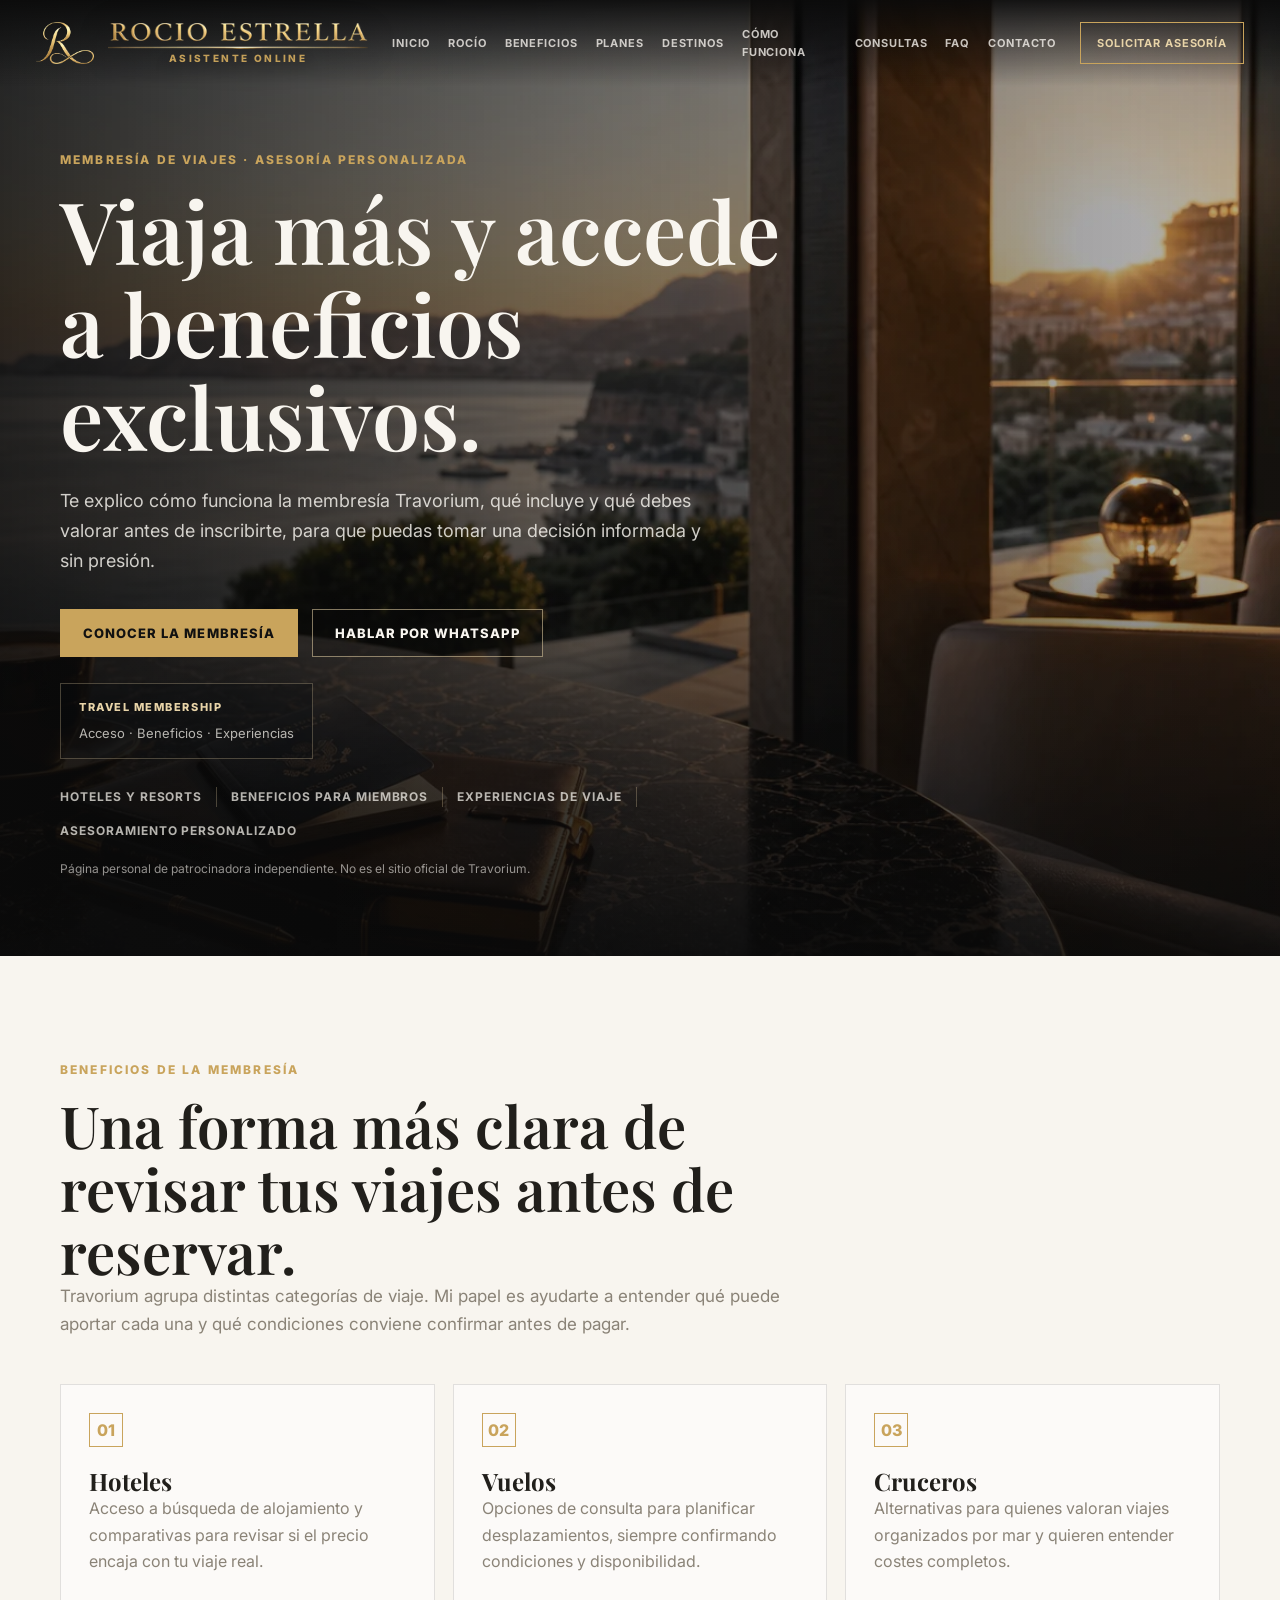
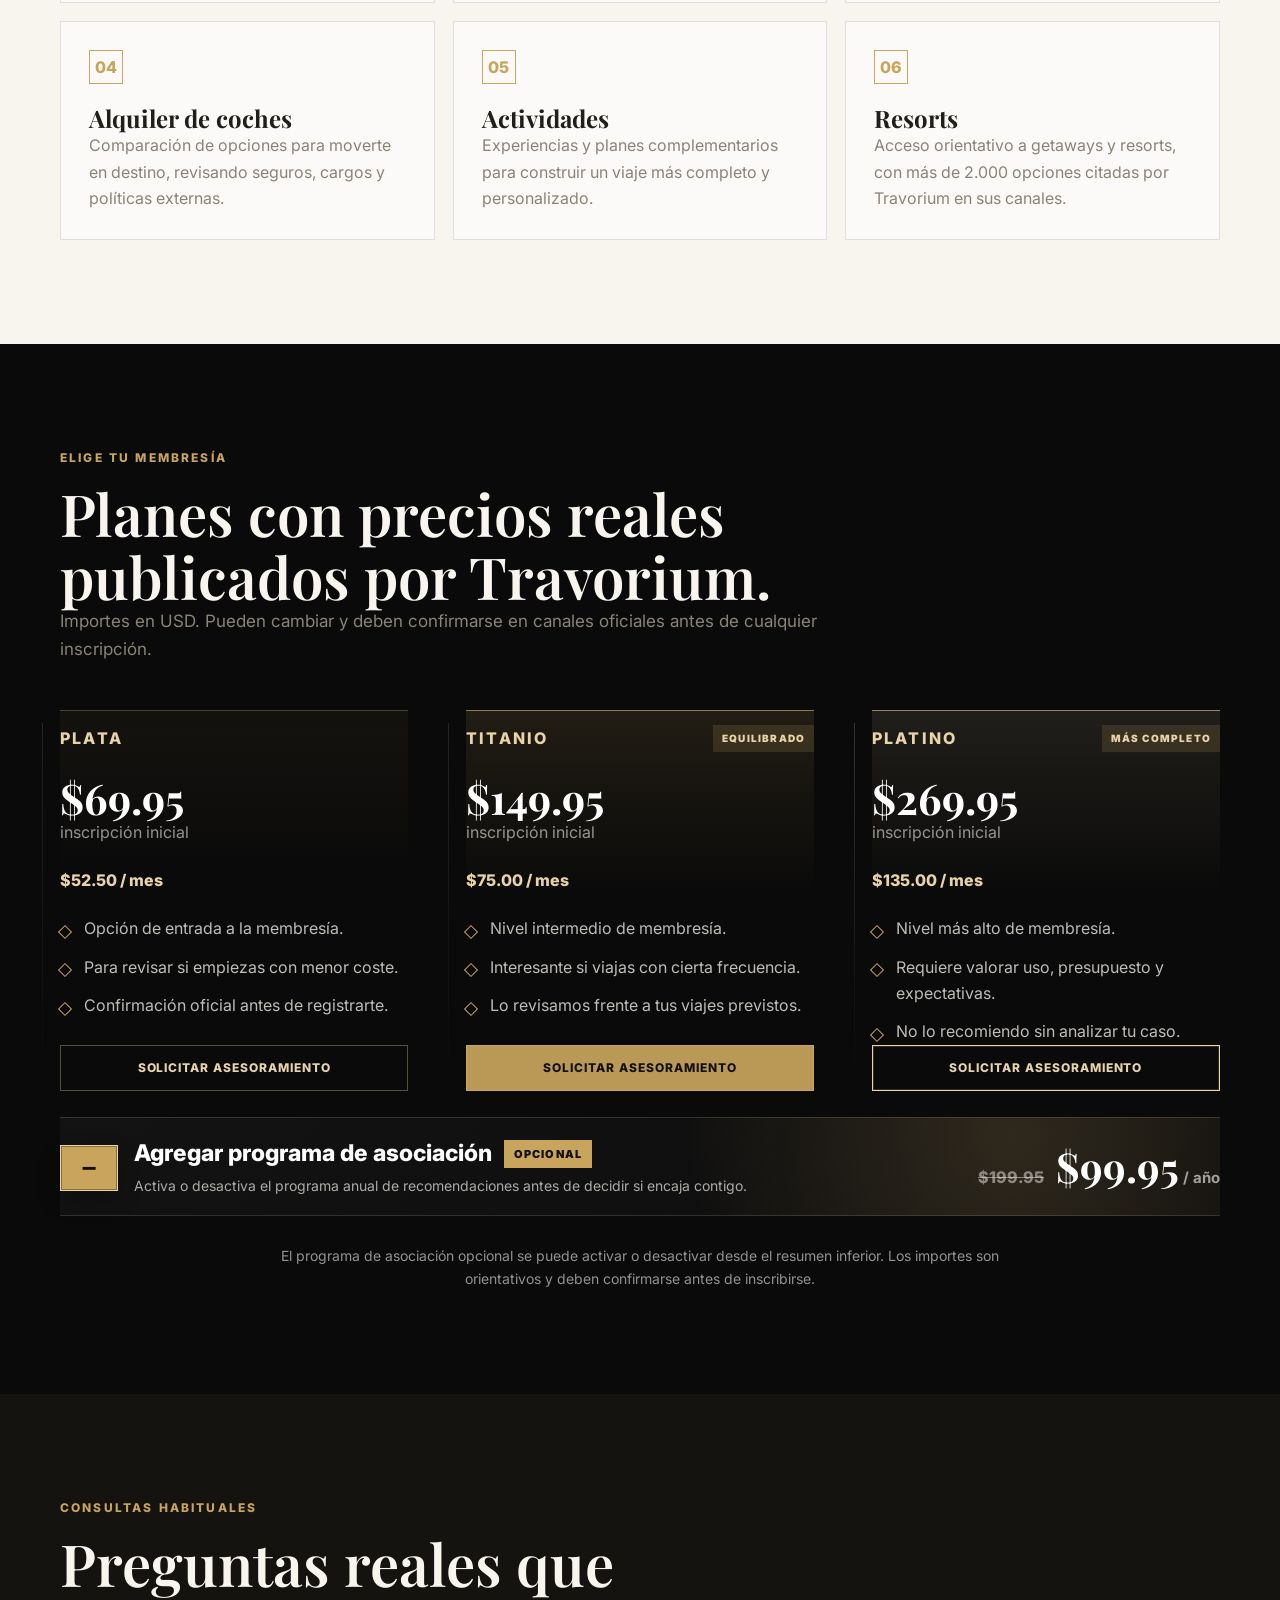
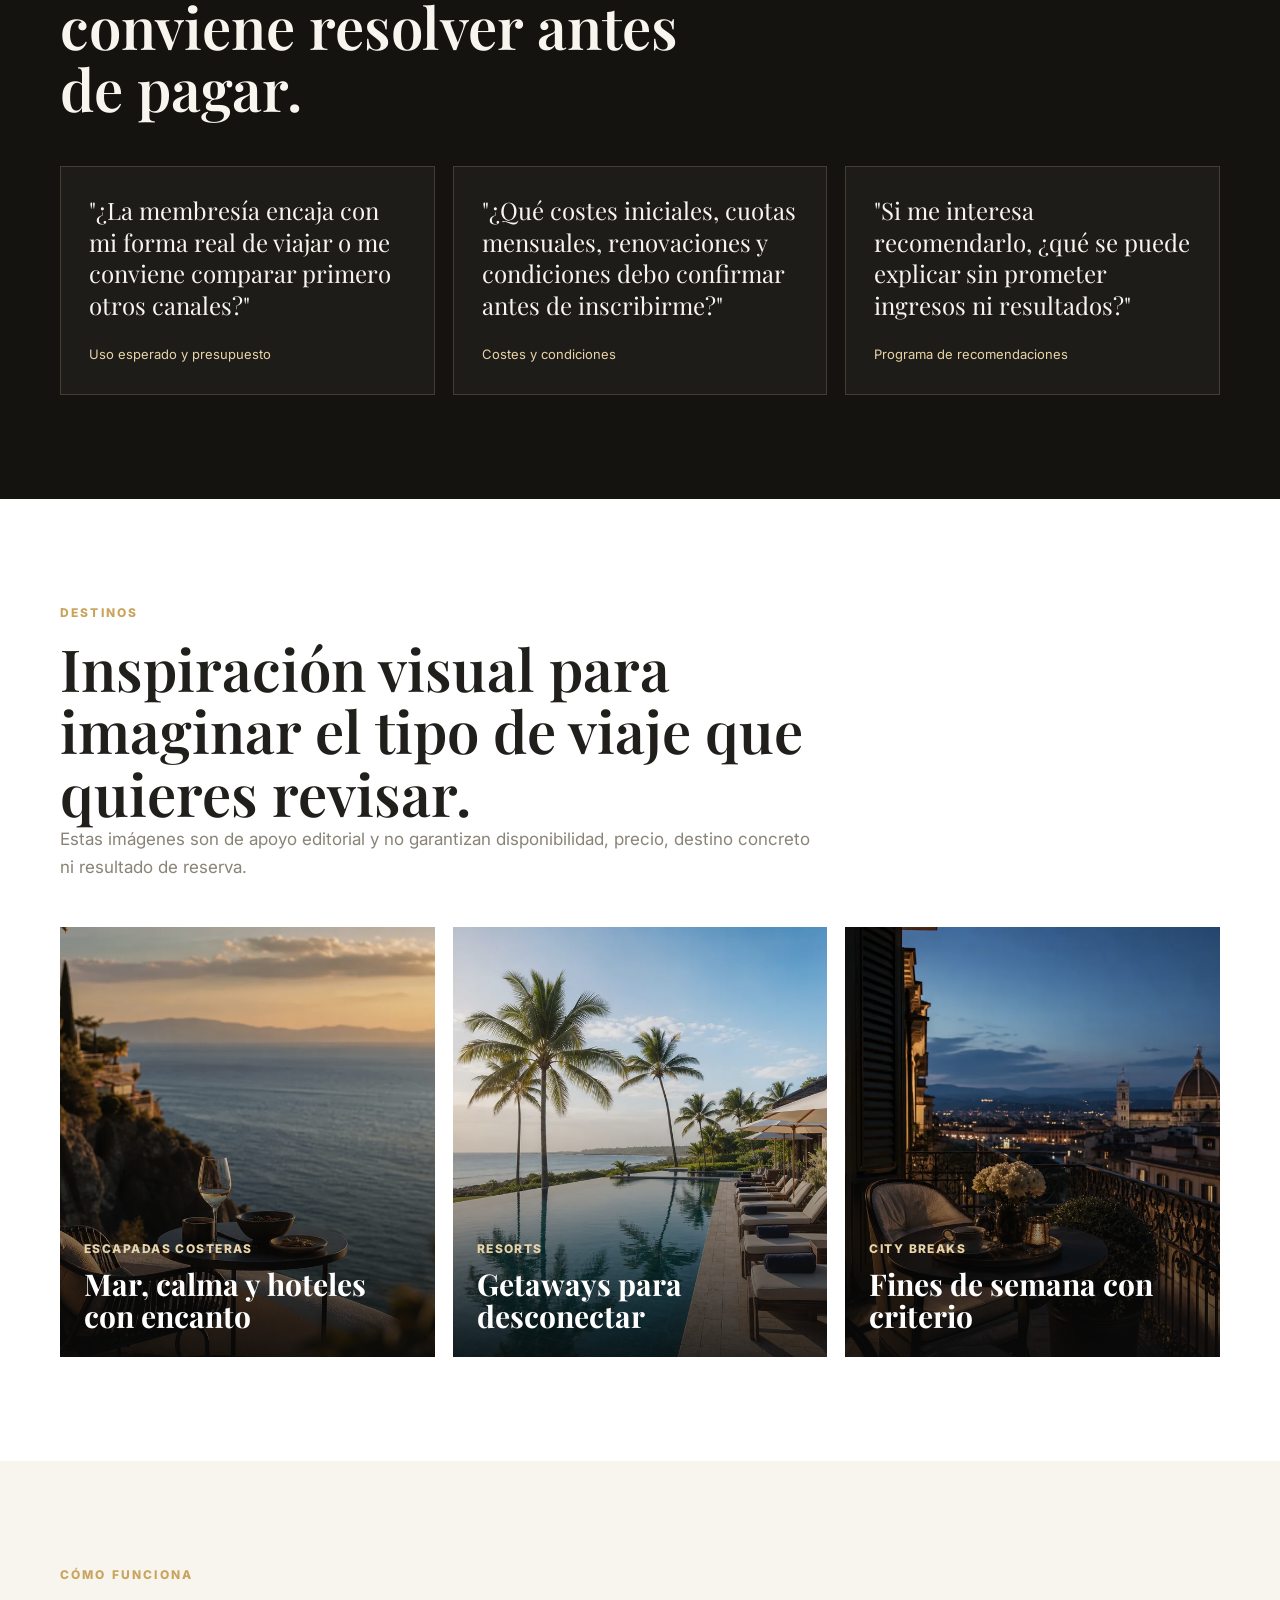
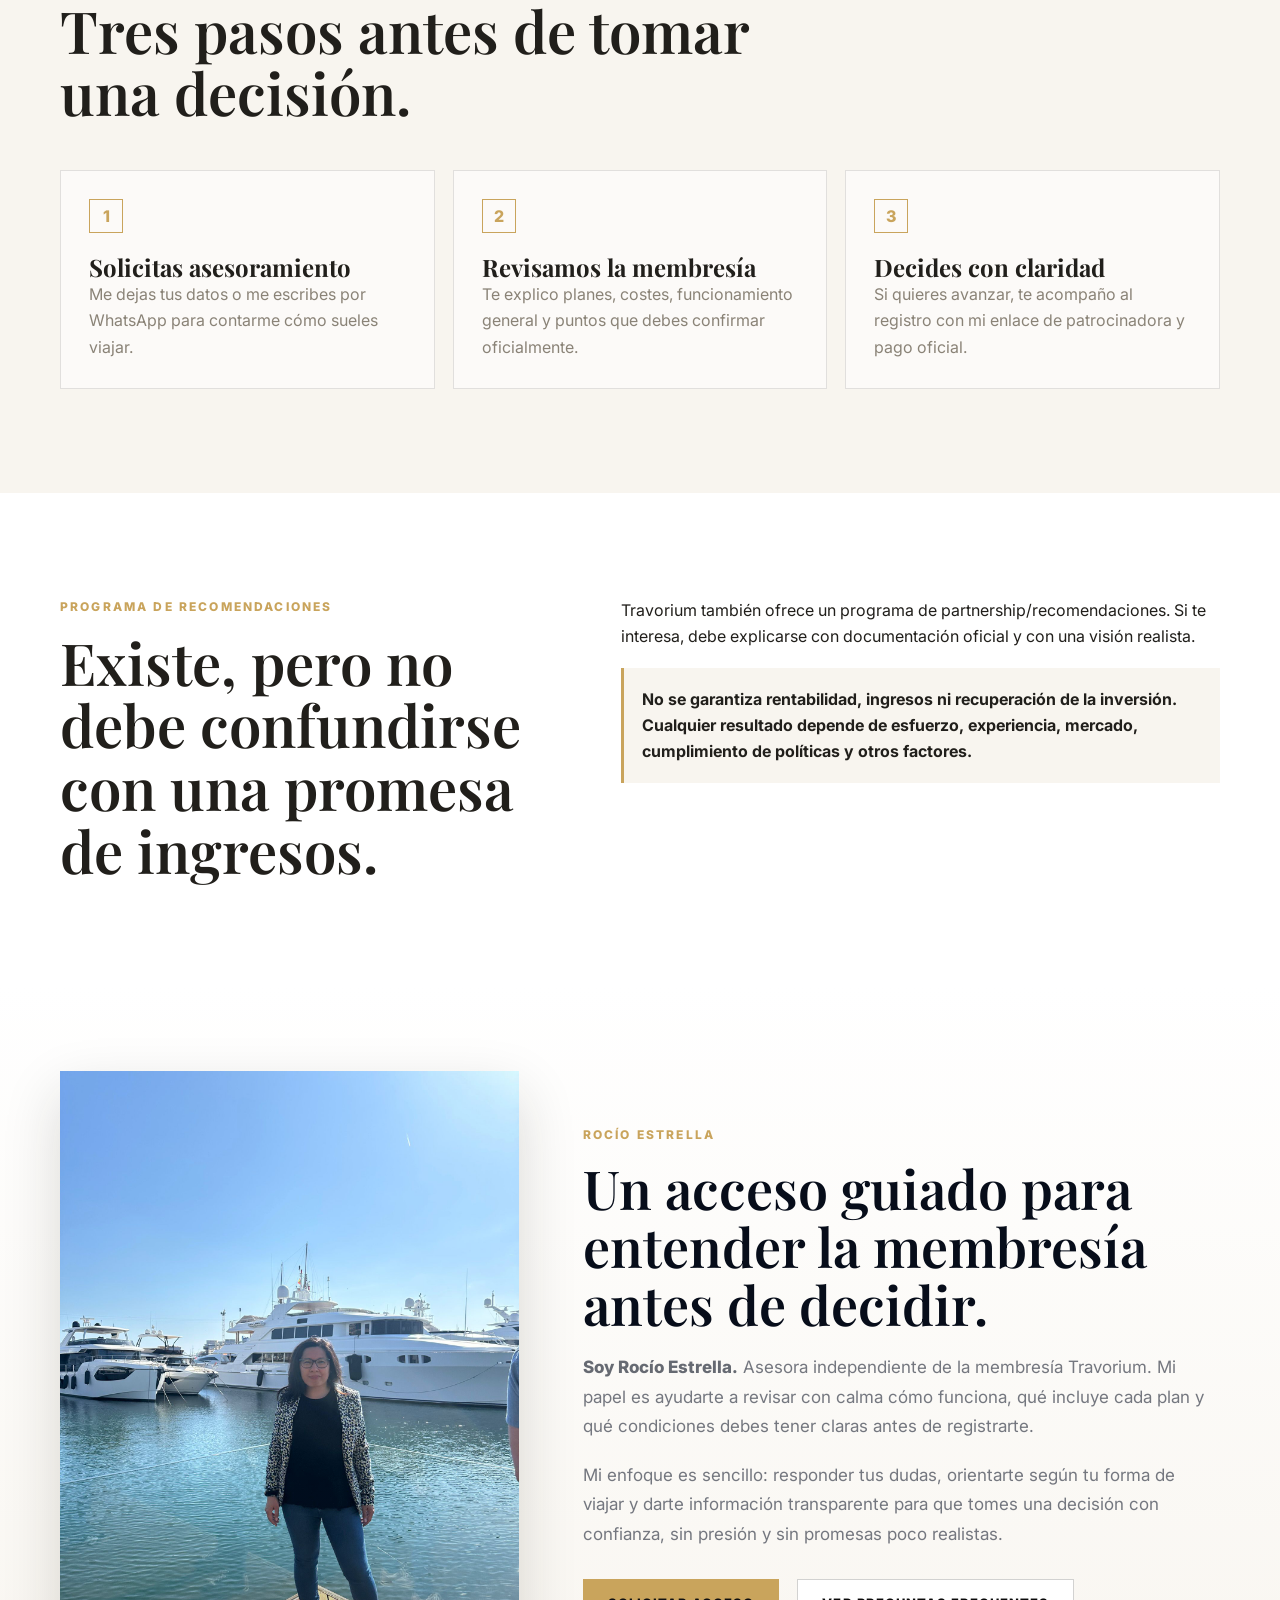
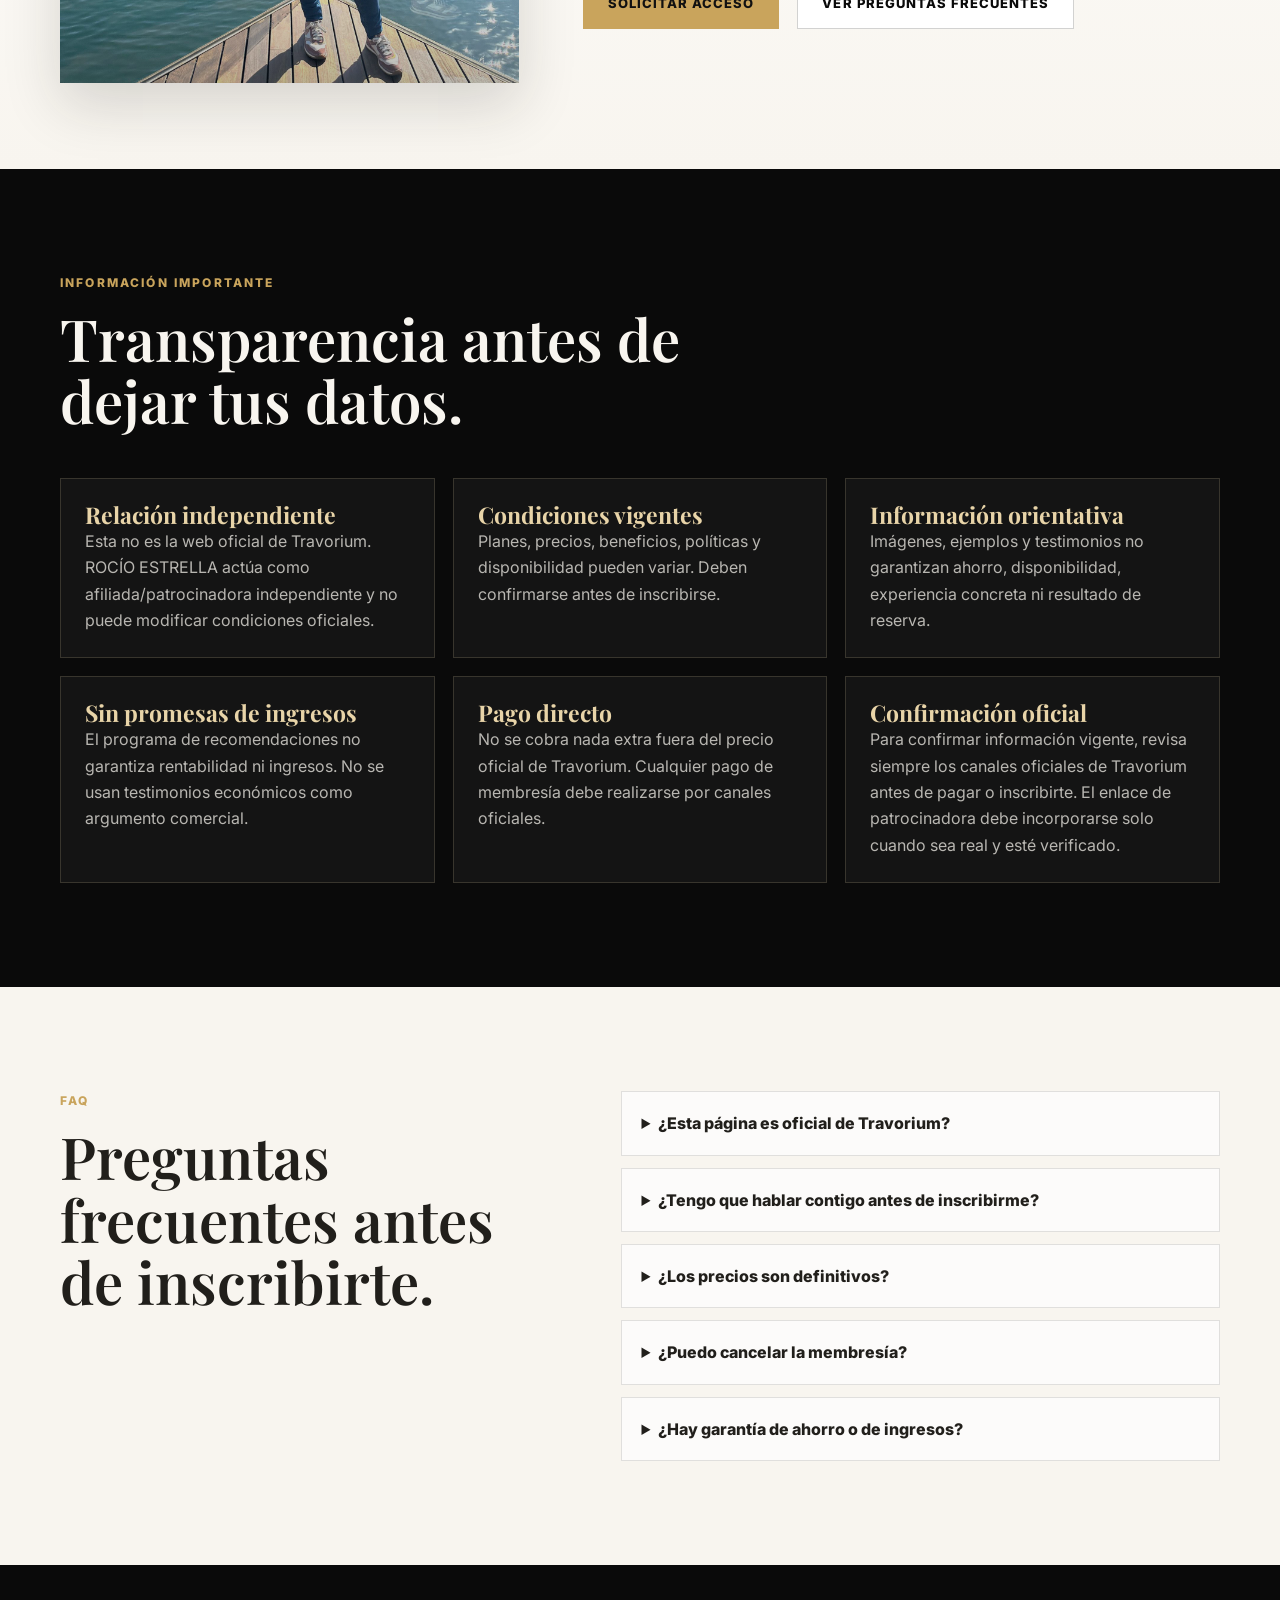
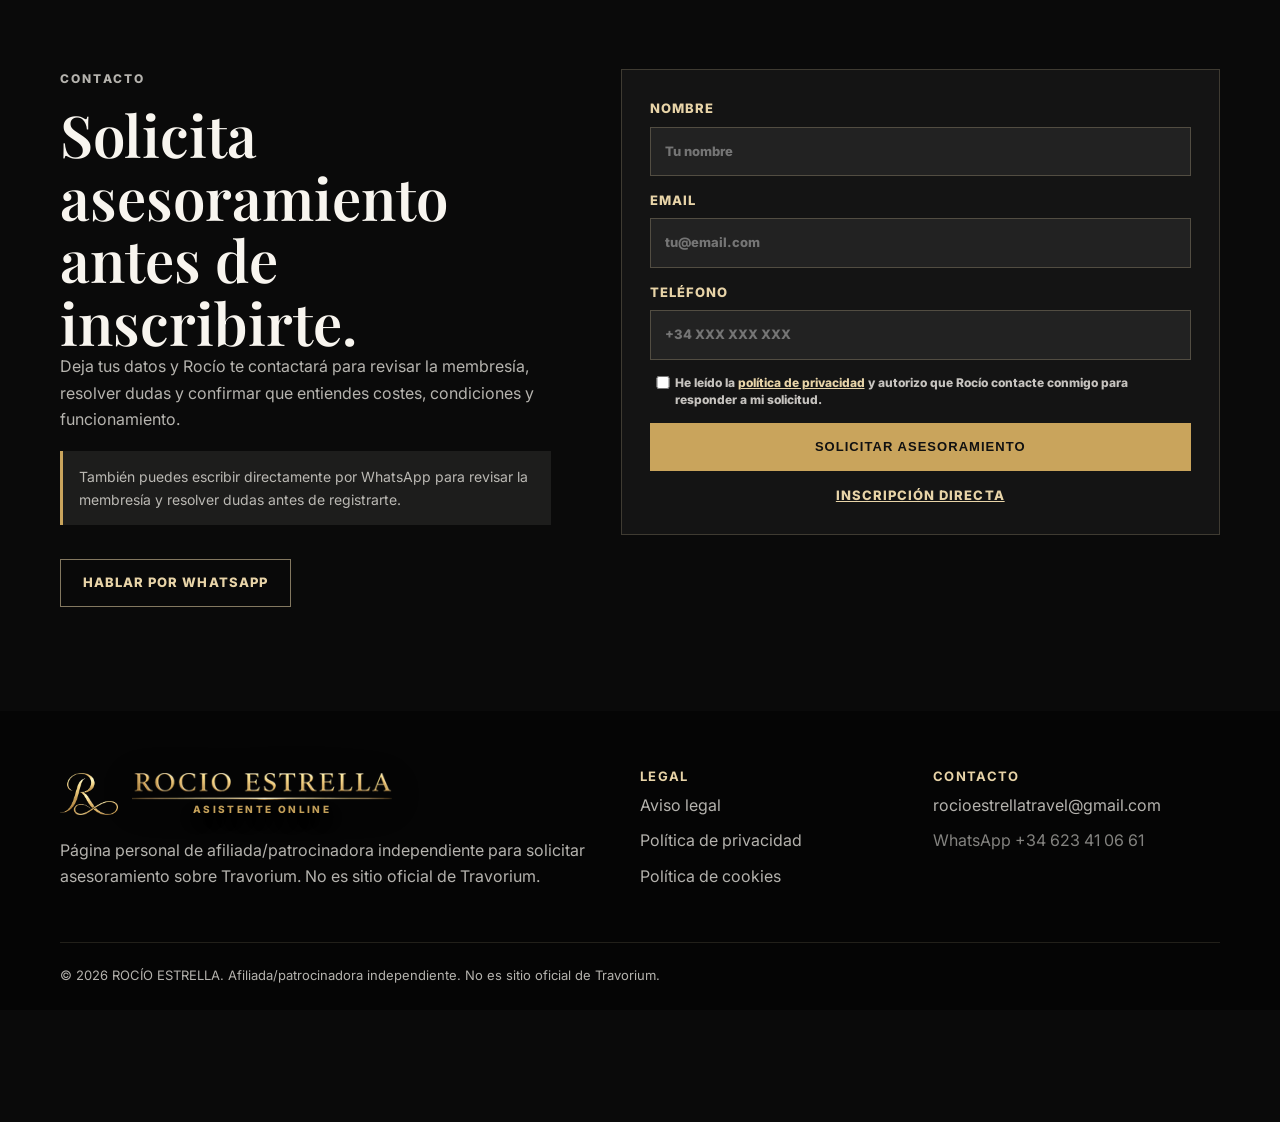
<file: index.html>
<!DOCTYPE html>
<html lang="es">
<head>
  <meta charset="UTF-8" />
  <meta name="viewport" content="width=device-width, initial-scale=1.0" />
  <title>ROCÍO ESTRELLA | Membresía de viajes Travorium</title>
  <meta name="description" content="Landing personal de ROCÍO ESTRELLA para solicitar asesoramiento sobre la membresía de viajes Travorium. Sitio de afiliada independiente, no oficial." />
  <link rel="icon" type="image/png" href="/assets/favicon.png" />
  <link rel="apple-touch-icon" href="/assets/favicon.png" />
  <link rel="preconnect" href="https://fonts.googleapis.com" />
  <link rel="preconnect" href="https://fonts.gstatic.com" crossorigin />
  <link href="https://fonts.googleapis.com/css2?family=Inter:wght@400;500;600;700;800&family=Playfair+Display:ital,wght@0,500;0,600;1,500&display=swap" rel="stylesheet" />
  <link rel="stylesheet" href="css/style.css?v=20260930-2" />
</head>
<body>
  <!-- Navbar -->
  <header class="site-header" data-header>
    <a class="brand" href="/" aria-label="ROCÍO ESTRELLA inicio">
      <span class="brand-mark"><img src="assets/logo-rocio-mark-transparent.png" alt="" /></span>
      <span class="brand-lockup">
        <img class="brand-wordmark" src="assets/logo-rocio-wordmark-transparent.png" alt="ROCÍO ESTRELLA" />
        <span class="brand-subtitle">Asistente online</span>
      </span>
    </a>

    <button class="menu-toggle" type="button" aria-label="Abrir menú" aria-expanded="false" data-menu-toggle>
      <span></span><span></span><span></span>
    </button>

    <nav class="main-nav" data-nav>
      <a href="/">Inicio</a>
      <a href="#rocio">Rocío</a>
      <a href="#beneficios">Beneficios</a>
      <a href="#planes">Planes</a>
      <a href="#destinos">Destinos</a>
      <a href="#funciona">Cómo funciona</a>
      <a href="#testimonios">Consultas</a>
      <a href="#faq">FAQ</a>
      <a href="#contacto">Contacto</a>
    </nav>

    <a class="nav-cta" href="#contacto">Solicitar asesoría</a>
  </header>

  <main>
    <!-- Hero -->
    <section class="hero" id="inicio">
      <img class="hero-image" src="assets/hero-travel.webp" alt="Escena elegante de viaje con pasaporte, café y vistas al mar" />
      <div class="hero-overlay"></div>
      <div class="hero-content container">
        <p class="eyebrow">Membresía de viajes · Asesoría personalizada</p>
        <h1>Viaja más y accede a beneficios exclusivos.</h1>
        <p class="hero-copy">Te explico cómo funciona la membresía Travorium, qué incluye y qué debes valorar antes de inscribirte, para que puedas tomar una decisión informada y sin presión.</p>
        <div class="hero-actions">
          <a class="button button-primary" href="#beneficios">Conocer la membresía</a>
          <a class="button button-secondary" href="#" data-whatsapp-link data-whatsapp-number="34623410661">Hablar por WhatsApp</a>
        </div>
        <div class="membership-badge" aria-label="Travel membership">
          <span>Travel Membership</span>
          <p>Acceso · Beneficios · Experiencias</p>
        </div>
        <div class="trust-row" aria-label="Beneficios descriptivos de la membresía">
          <span>Hoteles y resorts</span>
          <span>Beneficios para miembros</span>
          <span>Experiencias de viaje</span>
          <span>Asesoramiento personalizado</span>
        </div>
        <p class="hero-disclaimer">Página personal de patrocinadora independiente. No es el sitio oficial de Travorium.</p>
      </div>
    </section>

    <!-- Beneficios -->
    <section class="section section-cream" id="beneficios">
      <div class="container">
        <div class="section-heading">
          <p class="eyebrow">Beneficios de la membresía</p>
          <h2>Una forma más clara de revisar tus viajes antes de reservar.</h2>
          <p>Travorium agrupa distintas categorías de viaje. Mi papel es ayudarte a entender qué puede aportar cada una y qué condiciones conviene confirmar antes de pagar.</p>
        </div>

        <div class="benefit-grid">
          <article>
            <span>01</span>
            <h3>Hoteles</h3>
            <p>Acceso a búsqueda de alojamiento y comparativas para revisar si el precio encaja con tu viaje real.</p>
          </article>
          <article>
            <span>02</span>
            <h3>Vuelos</h3>
            <p>Opciones de consulta para planificar desplazamientos, siempre confirmando condiciones y disponibilidad.</p>
          </article>
          <article>
            <span>03</span>
            <h3>Cruceros</h3>
            <p>Alternativas para quienes valoran viajes organizados por mar y quieren entender costes completos.</p>
          </article>
          <article>
            <span>04</span>
            <h3>Alquiler de coches</h3>
            <p>Comparación de opciones para moverte en destino, revisando seguros, cargos y políticas externas.</p>
          </article>
          <article>
            <span>05</span>
            <h3>Actividades</h3>
            <p>Experiencias y planes complementarios para construir un viaje más completo y personalizado.</p>
          </article>
          <article>
            <span>06</span>
            <h3>Resorts</h3>
            <p>Acceso orientativo a getaways y resorts, con más de 2.000 opciones citadas por Travorium en sus canales.</p>
          </article>
        </div>
      </div>
    </section>

    <!-- Planes -->
    <section class="section dark-section" id="planes">
      <div class="container">
        <div class="section-heading">
          <p class="eyebrow">Elige tu membresía</p>
          <h2>Planes con precios reales publicados por Travorium.</h2>
          <p>Importes en USD. Pueden cambiar y deben confirmarse en canales oficiales antes de cualquier inscripción.</p>
        </div>

        <div class="pricing-panel">
          <div class="plans-grid">
            <article class="plan-card">
              <div class="plan-topline">
                <p class="plan-name">Plata</p>
              </div>
              <strong>$69.95</strong>
              <span>inscripción inicial</span>
              <p class="monthly">$52.50 / mes</p>
              <ul>
                <li>Opción de entrada a la membresía.</li>
                <li>Para revisar si empiezas con menor coste.</li>
                <li>Confirmación oficial antes de registrarte.</li>
              </ul>
              <a class="plan-cta" href="#contacto">Solicitar asesoramiento</a>
            </article>
            <article class="plan-card featured">
              <div class="plan-topline">
                <p class="plan-name">Titanio</p>
                <span>Equilibrado</span>
              </div>
              <strong>$149.95</strong>
              <span>inscripción inicial</span>
              <p class="monthly">$75.00 / mes</p>
              <ul>
                <li>Nivel intermedio de membresía.</li>
                <li>Interesante si viajas con cierta frecuencia.</li>
                <li>Lo revisamos frente a tus viajes previstos.</li>
              </ul>
              <a class="plan-cta" href="#contacto">Solicitar asesoramiento</a>
            </article>
            <article class="plan-card platinum">
              <div class="plan-topline">
                <p class="plan-name">Platino</p>
                <span>Más completo</span>
              </div>
              <strong>$269.95</strong>
              <span>inscripción inicial</span>
              <p class="monthly">$135.00 / mes</p>
              <ul>
                <li>Nivel más alto de membresía.</li>
                <li>Requiere valorar uso, presupuesto y expectativas.</li>
                <li>No lo recomiendo sin analizar tu caso.</li>
              </ul>
              <a class="plan-cta" href="#contacto">Solicitar asesoramiento</a>
            </article>
          </div>

          <article class="association-card price-association-card is-selected">
            <div class="association-option">
              <button class="association-toggle" type="button" aria-pressed="true" data-association-toggle>
                <span class="toggle-symbol" data-toggle-symbol>-</span>
              </button>
              <div>
                <div class="association-title-row">
                  <h3>Agregar programa de asociación</h3>
                  <span>Opcional</span>
                </div>
                <p>Activa o desactiva el programa anual de recomendaciones antes de decidir si encaja contigo.</p>
              </div>
              <div class="association-price">
                <span class="old-price">$199.95</span>
                <strong>$99.95</strong>
                <small>/ año</small>
              </div>
            </div>
          </article>

          <p class="pricing-note">El programa de asociación opcional se puede activar o desactivar desde el resumen inferior. Los importes son orientativos y deben confirmarse antes de inscribirse.</p>
        </div>
      </div>
    </section>

    <!-- Consultas habituales -->
    <section class="section testimonial-section" id="testimonios">
      <div class="container">
        <div class="section-heading compact">
          <p class="eyebrow">Consultas habituales</p>
          <h2>Preguntas reales que conviene resolver antes de pagar.</h2>
        </div>
        <div class="testimonial-grid">
          <blockquote>
            <p>"¿La membresía encaja con mi forma real de viajar o me conviene comparar primero otros canales?"</p>
            <cite>Uso esperado y presupuesto</cite>
          </blockquote>
          <blockquote>
            <p>"¿Qué costes iniciales, cuotas mensuales, renovaciones y condiciones debo confirmar antes de inscribirme?"</p>
            <cite>Costes y condiciones</cite>
          </blockquote>
          <blockquote>
            <p>"Si me interesa recomendarlo, ¿qué se puede explicar sin prometer ingresos ni resultados?"</p>
            <cite>Programa de recomendaciones</cite>
          </blockquote>
        </div>
      </div>
    </section>

    <!-- Destinos -->
    <section class="section destinations-section" id="destinos">
      <div class="container">
        <div class="section-heading">
          <p class="eyebrow">Destinos</p>
          <h2>Inspiración visual para imaginar el tipo de viaje que quieres revisar.</h2>
          <p>Estas imágenes son de apoyo editorial y no garantizan disponibilidad, precio, destino concreto ni resultado de reserva.</p>
        </div>
        <div class="destination-grid">
          <article class="destination-card">
            <img src="assets/destination-coast.webp" alt="Terraza con vistas a la costa mediterránea al atardecer" loading="lazy" />
            <div>
              <span>Escapadas costeras</span>
              <h3>Mar, calma y hoteles con encanto</h3>
            </div>
          </article>
          <article class="destination-card">
            <img src="assets/destination-resort.webp" alt="Resort tropical con piscina y palmeras frente al mar" loading="lazy" />
            <div>
              <span>Resorts</span>
              <h3>Getaways para desconectar</h3>
            </div>
          </article>
          <article class="destination-card">
            <img src="assets/destination-city.webp" alt="Balcón de hotel boutique con vistas a una ciudad europea de noche" loading="lazy" />
            <div>
              <span>City breaks</span>
              <h3>Fines de semana con criterio</h3>
            </div>
          </article>
        </div>
      </div>
    </section>

    <!-- Cómo funciona -->
    <section class="section section-cream" id="funciona">
      <div class="container">
        <div class="section-heading">
          <p class="eyebrow">Cómo funciona</p>
          <h2>Tres pasos antes de tomar una decisión.</h2>
        </div>
        <div class="steps">
          <article>
            <span>1</span>
            <h3>Solicitas asesoramiento</h3>
            <p>Me dejas tus datos o me escribes por WhatsApp para contarme cómo sueles viajar.</p>
          </article>
          <article>
            <span>2</span>
            <h3>Revisamos la membresía</h3>
            <p>Te explico planes, costes, funcionamiento general y puntos que debes confirmar oficialmente.</p>
          </article>
          <article>
            <span>3</span>
            <h3>Decides con claridad</h3>
            <p>Si quieres avanzar, te acompaño al registro con mi enlace de patrocinadora y pago oficial.</p>
          </article>
        </div>
      </div>
    </section>

    <!-- Programa de recomendaciones -->
    <section class="section slim-section">
      <div class="container two-column">
        <div>
          <p class="eyebrow">Programa de recomendaciones</p>
          <h2>Existe, pero no debe confundirse con una promesa de ingresos.</h2>
        </div>
        <div>
          <p>Travorium también ofrece un programa de partnership/recomendaciones. Si te interesa, debe explicarse con documentación oficial y con una visión realista.</p>
          <p class="disclaimer">No se garantiza rentabilidad, ingresos ni recuperación de la inversión. Cualquier resultado depende de esfuerzo, experiencia, mercado, cumplimiento de políticas y otros factores.</p>
        </div>
      </div>
    </section>

    <!-- Rocío Estrella -->
    <section class="section advisor-section" id="rocio">
      <div class="container advisor-layout">
        <figure class="advisor-photo">
          <img src="assets/rocio-marina.jpeg" alt="Rocío Estrella en un puerto deportivo con yates" loading="lazy" />
        </figure>
        <div class="advisor-copy">
          <p class="eyebrow">Rocío Estrella</p>
          <h2>Un acceso guiado para entender la membresía antes de decidir.</h2>
          <p><strong>Soy Rocío Estrella.</strong> Asesora independiente de la membresía Travorium. Mi papel es ayudarte a revisar con calma cómo funciona, qué incluye cada plan y qué condiciones debes tener claras antes de registrarte.</p>
          <p>Mi enfoque es sencillo: responder tus dudas, orientarte según tu forma de viajar y darte información transparente para que tomes una decisión con confianza, sin presión y sin promesas poco realistas.</p>
          <div class="advisor-actions">
            <a class="button button-primary" href="#contacto">Solicitar acceso</a>
            <a class="button button-outline-dark" href="#faq">Ver preguntas frecuentes</a>
          </div>
        </div>
      </div>
    </section>

    <!-- Transparencia -->
    <section class="section transparency" id="transparencia">
      <div class="container">
        <div class="section-heading compact">
          <p class="eyebrow">Información importante</p>
          <h2>Transparencia antes de dejar tus datos.</h2>
        </div>
        <div class="transparency-grid">
          <article><h3>Relación independiente</h3><p>Esta no es la web oficial de Travorium. ROCÍO ESTRELLA actúa como afiliada/patrocinadora independiente y no puede modificar condiciones oficiales.</p></article>
          <article><h3>Condiciones vigentes</h3><p>Planes, precios, beneficios, políticas y disponibilidad pueden variar. Deben confirmarse antes de inscribirse.</p></article>
          <article><h3>Información orientativa</h3><p>Imágenes, ejemplos y testimonios no garantizan ahorro, disponibilidad, experiencia concreta ni resultado de reserva.</p></article>
          <article><h3>Sin promesas de ingresos</h3><p>El programa de recomendaciones no garantiza rentabilidad ni ingresos. No se usan testimonios económicos como argumento comercial.</p></article>
          <article><h3>Pago directo</h3><p>No se cobra nada extra fuera del precio oficial de Travorium. Cualquier pago de membresía debe realizarse por canales oficiales.</p></article>
          <article><h3>Confirmación oficial</h3><p>Para confirmar información vigente, revisa siempre los canales oficiales de Travorium antes de pagar o inscribirte. El enlace de patrocinadora debe incorporarse solo cuando sea real y esté verificado.</p></article>
        </div>
      </div>
    </section>

    <!-- FAQ -->
    <section class="section section-cream" id="faq">
      <div class="container faq-layout">
        <div>
          <p class="eyebrow">FAQ</p>
          <h2>Preguntas frecuentes antes de inscribirte.</h2>
        </div>
        <div class="faq-list">
          <details>
            <summary>¿Esta página es oficial de Travorium?</summary>
            <p>No. Es una landing personal de ROCÍO ESTRELLA como afiliada/patrocinadora independiente. La información oficial debe confirmarse en Travorium.</p>
          </details>
          <details>
            <summary>¿Tengo que hablar contigo antes de inscribirme?</summary>
            <p>No es obligatorio, pero sí recomendable. El objetivo de esta página es que entiendas si la membresía encaja contigo antes de pagar.</p>
          </details>
          <details>
            <summary>¿Los precios son definitivos?</summary>
            <p>Son los precios publicados en la FAQ oficial consultada: Plata, Titanio y Platino. Pueden cambiar y deben confirmarse antes de inscribirte.</p>
          </details>
          <details>
            <summary>¿Puedo cancelar la membresía?</summary>
            <p>Según la FAQ oficial consultada, la cancelación se gestiona desde el backoffice de Travorium. Confirma siempre la política vigente.</p>
          </details>
          <details>
            <summary>¿Hay garantía de ahorro o de ingresos?</summary>
            <p>No. No se debe asumir ahorro garantizado ni ingresos garantizados. Hay que revisar el uso real de viaje y la documentación oficial.</p>
          </details>
        </div>
      </div>
    </section>

    <!-- CTA final -->
    <section class="section final-cta" id="contacto">
      <div class="container contact-grid">
        <div>
          <p class="eyebrow">Contacto</p>
          <h2>Solicita asesoramiento antes de inscribirte.</h2>
          <p>Deja tus datos y Rocío te contactará para revisar la membresía, resolver dudas y confirmar que entiendes costes, condiciones y funcionamiento.</p>
          <p class="form-note">También puedes escribir directamente por WhatsApp para revisar la membresía y resolver dudas antes de registrarte.</p>
          <a class="button button-secondary light" href="#" data-whatsapp-link data-whatsapp-number="34623410661">Hablar por WhatsApp</a>
        </div>

        <form class="contact-form" action="#" method="post" data-lead-form>
          <label>Nombre
            <input type="text" name="nombre" placeholder="Tu nombre" required />
          </label>
          <label>Email
            <input type="email" name="email" placeholder="tu@email.com" required />
          </label>
          <label>Teléfono
            <input type="tel" name="telefono" placeholder="+34 XXX XXX XXX" required />
          </label>
          <label class="check">
            <input type="checkbox" required />
            <span>He leído la <a href="/privacidad">política de privacidad</a> y autorizo que Rocío contacte conmigo para responder a mi solicitud.</span>
          </label>
          <button class="button button-primary full" type="submit">Solicitar asesoramiento</button>
          <p class="form-status" data-form-status role="status" aria-live="polite"></p>
          <a class="direct-link" href="https://travorium.com/enroll.php?sponsor=255599" target="_blank" rel="noopener">Inscripción directa</a>
        </form>
      </div>
    </section>
  </main>

  <!-- Sticky price summary -->
  <aside class="sticky-price-bar is-selected" aria-label="Resumen orientativo de precio">
    <div class="sticky-price-inner">
      <div class="sticky-plan">
        <span>Membresía Platino</span>
        <strong>$269.95 + $135.00/mes</strong>
      </div>
      <button class="sticky-association-toggle" type="button" aria-pressed="true" data-association-toggle>
        <span data-toggle-symbol>−</span>
        <b data-association-pill>Asociación $99.95/año</b>
      </button>
      <div class="sticky-total" data-price-summary data-base-price="269.95" data-association-price="99.95">
        <span>Total orientativo</span>
        <strong data-total-price>$369.90</strong>
      </div>
      <a class="button button-primary sticky-cta" href="#contacto">Solicitar asesoramiento</a>
    </div>
  </aside>

  <!-- Footer -->
  <footer class="site-footer">
    <div class="container footer-grid">
      <div>
        <a class="brand footer-brand" href="/">
          <span class="brand-mark"><img src="assets/logo-rocio-mark-transparent.png" alt="" /></span>
          <span class="brand-lockup">
            <img class="brand-wordmark" src="assets/logo-rocio-wordmark-transparent.png" alt="ROCÍO ESTRELLA" />
            <span class="brand-subtitle">Asistente online</span>
          </span>
        </a>
        <p>Página personal de afiliada/patrocinadora independiente para solicitar asesoramiento sobre Travorium. No es sitio oficial de Travorium.</p>
      </div>
      <div>
        <h3>Legal</h3>
        <a href="/aviso-legal">Aviso legal</a>
        <a href="/privacidad">Política de privacidad</a>
        <a href="/cookies">Política de cookies</a>
      </div>
      <div>
        <h3>Contacto</h3>
        <a href="mailto:rocioestrellatravel@gmail.com">rocioestrellatravel@gmail.com</a>
        <span class="footer-muted">WhatsApp +34 623 41 06 61</span>
      </div>
    </div>
    <p class="copyright">© 2026 ROCÍO ESTRELLA. Afiliada/patrocinadora independiente. No es sitio oficial de Travorium.</p>
  </footer>

  <script src="js/script.js?v=20260930-2"></script>
</body>
</html>
</file>
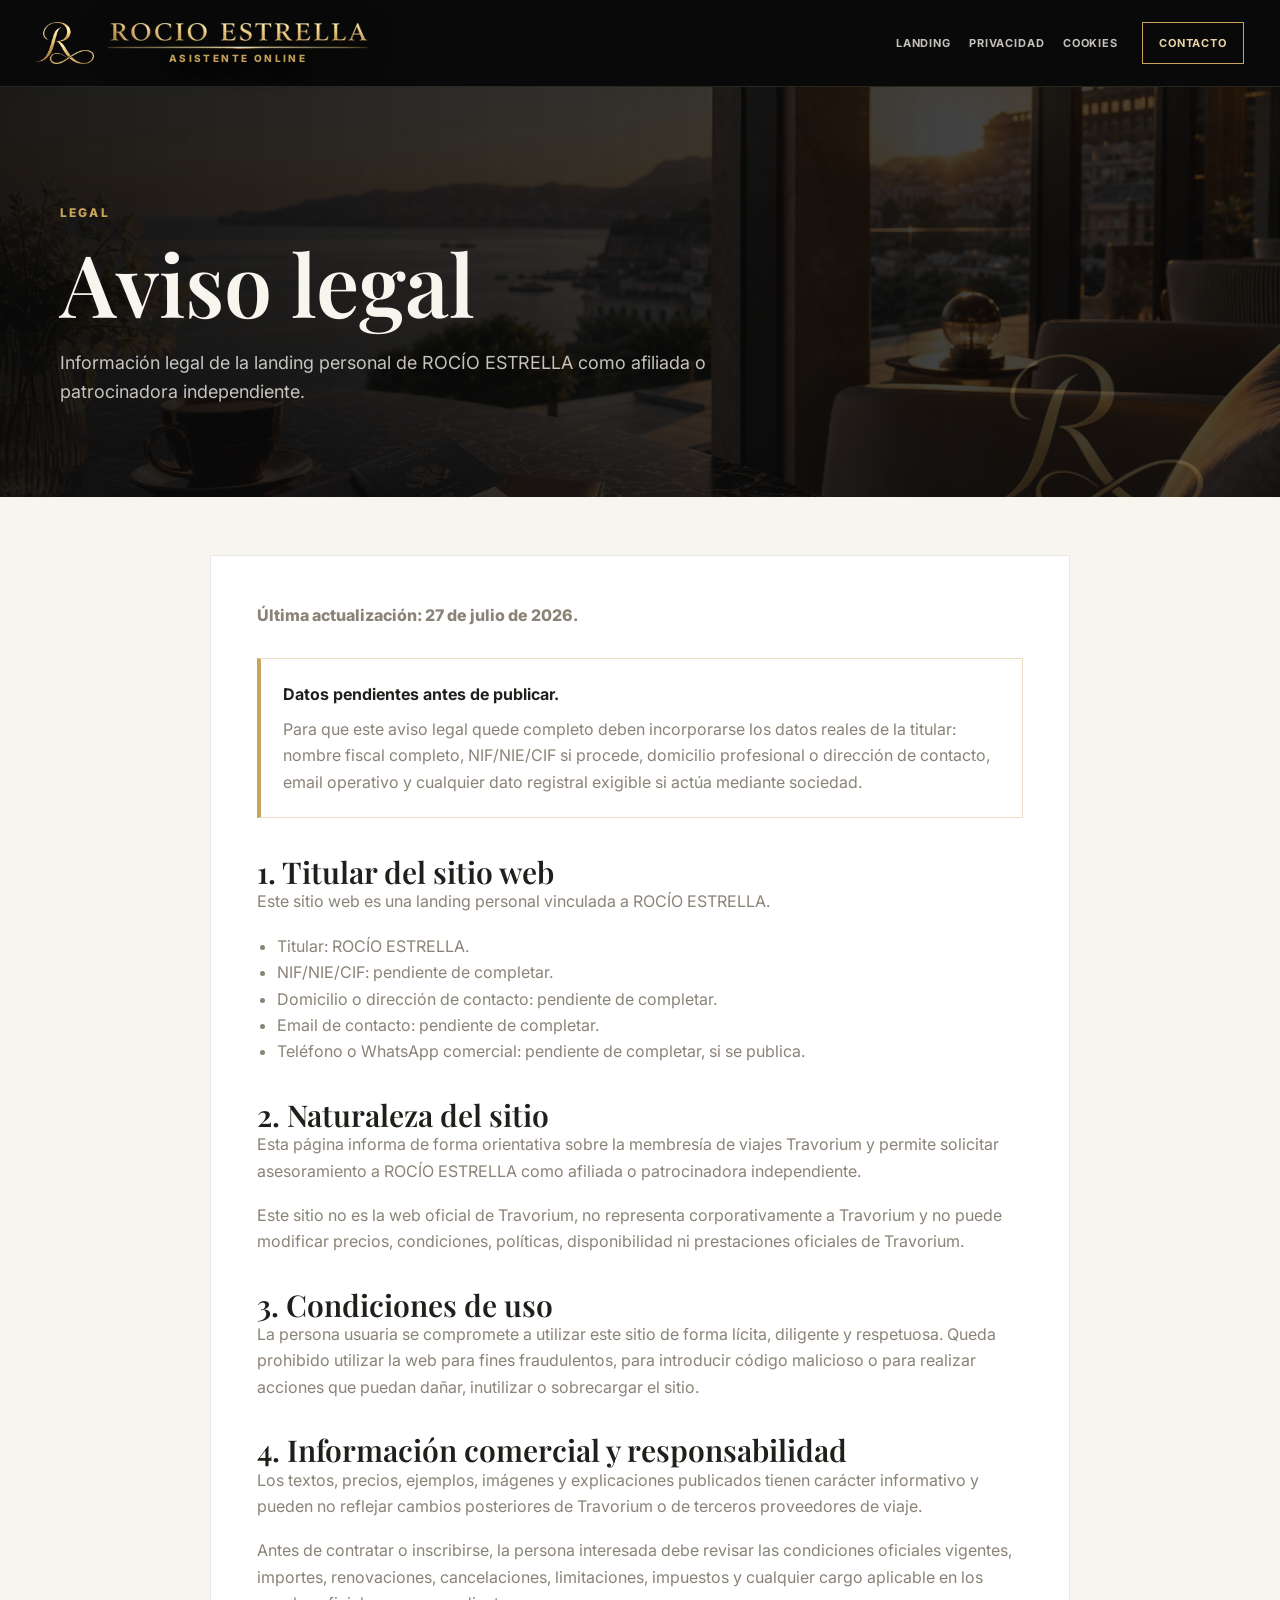
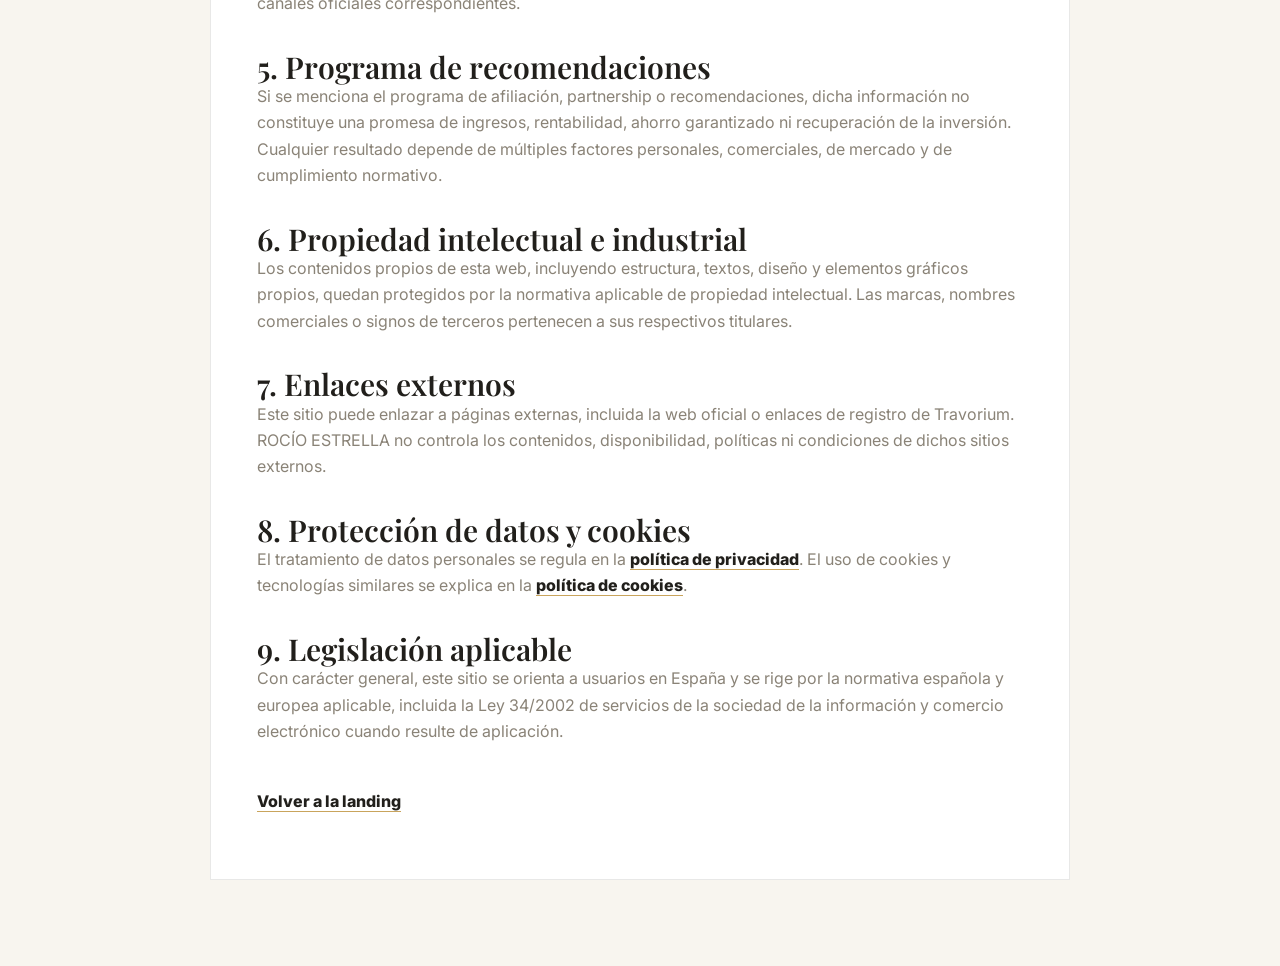
<file: aviso-legal.html>
<!DOCTYPE html>
<html lang="es">
<head>
  <meta charset="UTF-8" />
  <meta name="viewport" content="width=device-width, initial-scale=1.0" />
  <title>Aviso legal | ROCÍO ESTRELLA</title>
  <meta name="description" content="Aviso legal de la landing personal de ROCÍO ESTRELLA sobre la membresía de viajes Travorium." />
  <link rel="icon" type="image/png" href="/assets/favicon.png" />
  <link rel="apple-touch-icon" href="/assets/favicon.png" />
  <link rel="preconnect" href="https://fonts.googleapis.com" />
  <link rel="preconnect" href="https://fonts.gstatic.com" crossorigin />
  <link href="https://fonts.googleapis.com/css2?family=Inter:wght@400;500;600;700;800&family=Playfair+Display:ital,wght@0,500;0,600;1,500&display=swap" rel="stylesheet" />
  <link rel="stylesheet" href="css/style.css" />
</head>
<body class="legal-page">
  <header class="site-header legal-header">
    <a class="brand" href="/" aria-label="ROCÍO ESTRELLA inicio">
      <span class="brand-mark"><img src="assets/logo-rocio-mark-transparent.png" alt="" /></span>
      <span class="brand-lockup">
        <img class="brand-wordmark" src="assets/logo-rocio-wordmark-transparent.png" alt="ROCÍO ESTRELLA" />
        <span class="brand-subtitle">Asistente online</span>
      </span>
    </a>
    <nav class="main-nav legal-nav">
      <a href="/">Landing</a>
      <a href="/privacidad">Privacidad</a>
      <a href="/cookies">Cookies</a>
    </nav>
    <a class="nav-cta" href="/#contacto">Contacto</a>
  </header>

  <main>
    <section class="legal-hero">
      <div class="container">
        <p class="eyebrow">Legal</p>
        <h1>Aviso legal</h1>
        <p>Información legal de la landing personal de ROCÍO ESTRELLA como afiliada o patrocinadora independiente.</p>
      </div>
    </section>

    <section class="legal-section">
      <div class="legal-content">
        <p class="legal-updated">Última actualización: 27 de julio de 2026.</p>

    <div class="legal-notice">
      <strong>Datos pendientes antes de publicar.</strong>
      <p>Para que este aviso legal quede completo deben incorporarse los datos reales de la titular: nombre fiscal completo, NIF/NIE/CIF si procede, domicilio profesional o dirección de contacto, email operativo y cualquier dato registral exigible si actúa mediante sociedad.</p>
    </div>

    <h2>1. Titular del sitio web</h2>
    <p>Este sitio web es una landing personal vinculada a ROCÍO ESTRELLA.</p>
    <ul>
      <li>Titular: ROCÍO ESTRELLA.</li>
      <li>NIF/NIE/CIF: pendiente de completar.</li>
      <li>Domicilio o dirección de contacto: pendiente de completar.</li>
      <li>Email de contacto: pendiente de completar.</li>
      <li>Teléfono o WhatsApp comercial: pendiente de completar, si se publica.</li>
    </ul>

    <h2>2. Naturaleza del sitio</h2>
    <p>Esta página informa de forma orientativa sobre la membresía de viajes Travorium y permite solicitar asesoramiento a ROCÍO ESTRELLA como afiliada o patrocinadora independiente.</p>
    <p>Este sitio no es la web oficial de Travorium, no representa corporativamente a Travorium y no puede modificar precios, condiciones, políticas, disponibilidad ni prestaciones oficiales de Travorium.</p>

    <h2>3. Condiciones de uso</h2>
    <p>La persona usuaria se compromete a utilizar este sitio de forma lícita, diligente y respetuosa. Queda prohibido utilizar la web para fines fraudulentos, para introducir código malicioso o para realizar acciones que puedan dañar, inutilizar o sobrecargar el sitio.</p>

    <h2>4. Información comercial y responsabilidad</h2>
    <p>Los textos, precios, ejemplos, imágenes y explicaciones publicados tienen carácter informativo y pueden no reflejar cambios posteriores de Travorium o de terceros proveedores de viaje.</p>
    <p>Antes de contratar o inscribirse, la persona interesada debe revisar las condiciones oficiales vigentes, importes, renovaciones, cancelaciones, limitaciones, impuestos y cualquier cargo aplicable en los canales oficiales correspondientes.</p>

    <h2>5. Programa de recomendaciones</h2>
    <p>Si se menciona el programa de afiliación, partnership o recomendaciones, dicha información no constituye una promesa de ingresos, rentabilidad, ahorro garantizado ni recuperación de la inversión. Cualquier resultado depende de múltiples factores personales, comerciales, de mercado y de cumplimiento normativo.</p>

    <h2>6. Propiedad intelectual e industrial</h2>
    <p>Los contenidos propios de esta web, incluyendo estructura, textos, diseño y elementos gráficos propios, quedan protegidos por la normativa aplicable de propiedad intelectual. Las marcas, nombres comerciales o signos de terceros pertenecen a sus respectivos titulares.</p>

    <h2>7. Enlaces externos</h2>
    <p>Este sitio puede enlazar a páginas externas, incluida la web oficial o enlaces de registro de Travorium. ROCÍO ESTRELLA no controla los contenidos, disponibilidad, políticas ni condiciones de dichos sitios externos.</p>

    <h2>8. Protección de datos y cookies</h2>
    <p>El tratamiento de datos personales se regula en la <a href="/privacidad">política de privacidad</a>. El uso de cookies y tecnologías similares se explica en la <a href="/cookies">política de cookies</a>.</p>

    <h2>9. Legislación aplicable</h2>
    <p>Con carácter general, este sitio se orienta a usuarios en España y se rige por la normativa española y europea aplicable, incluida la Ley 34/2002 de servicios de la sociedad de la información y comercio electrónico cuando resulte de aplicación.</p>

        <p class="legal-back"><a href="/">Volver a la landing</a></p>
      </div>
    </section>
  </main>
</body>
</html>
</file>
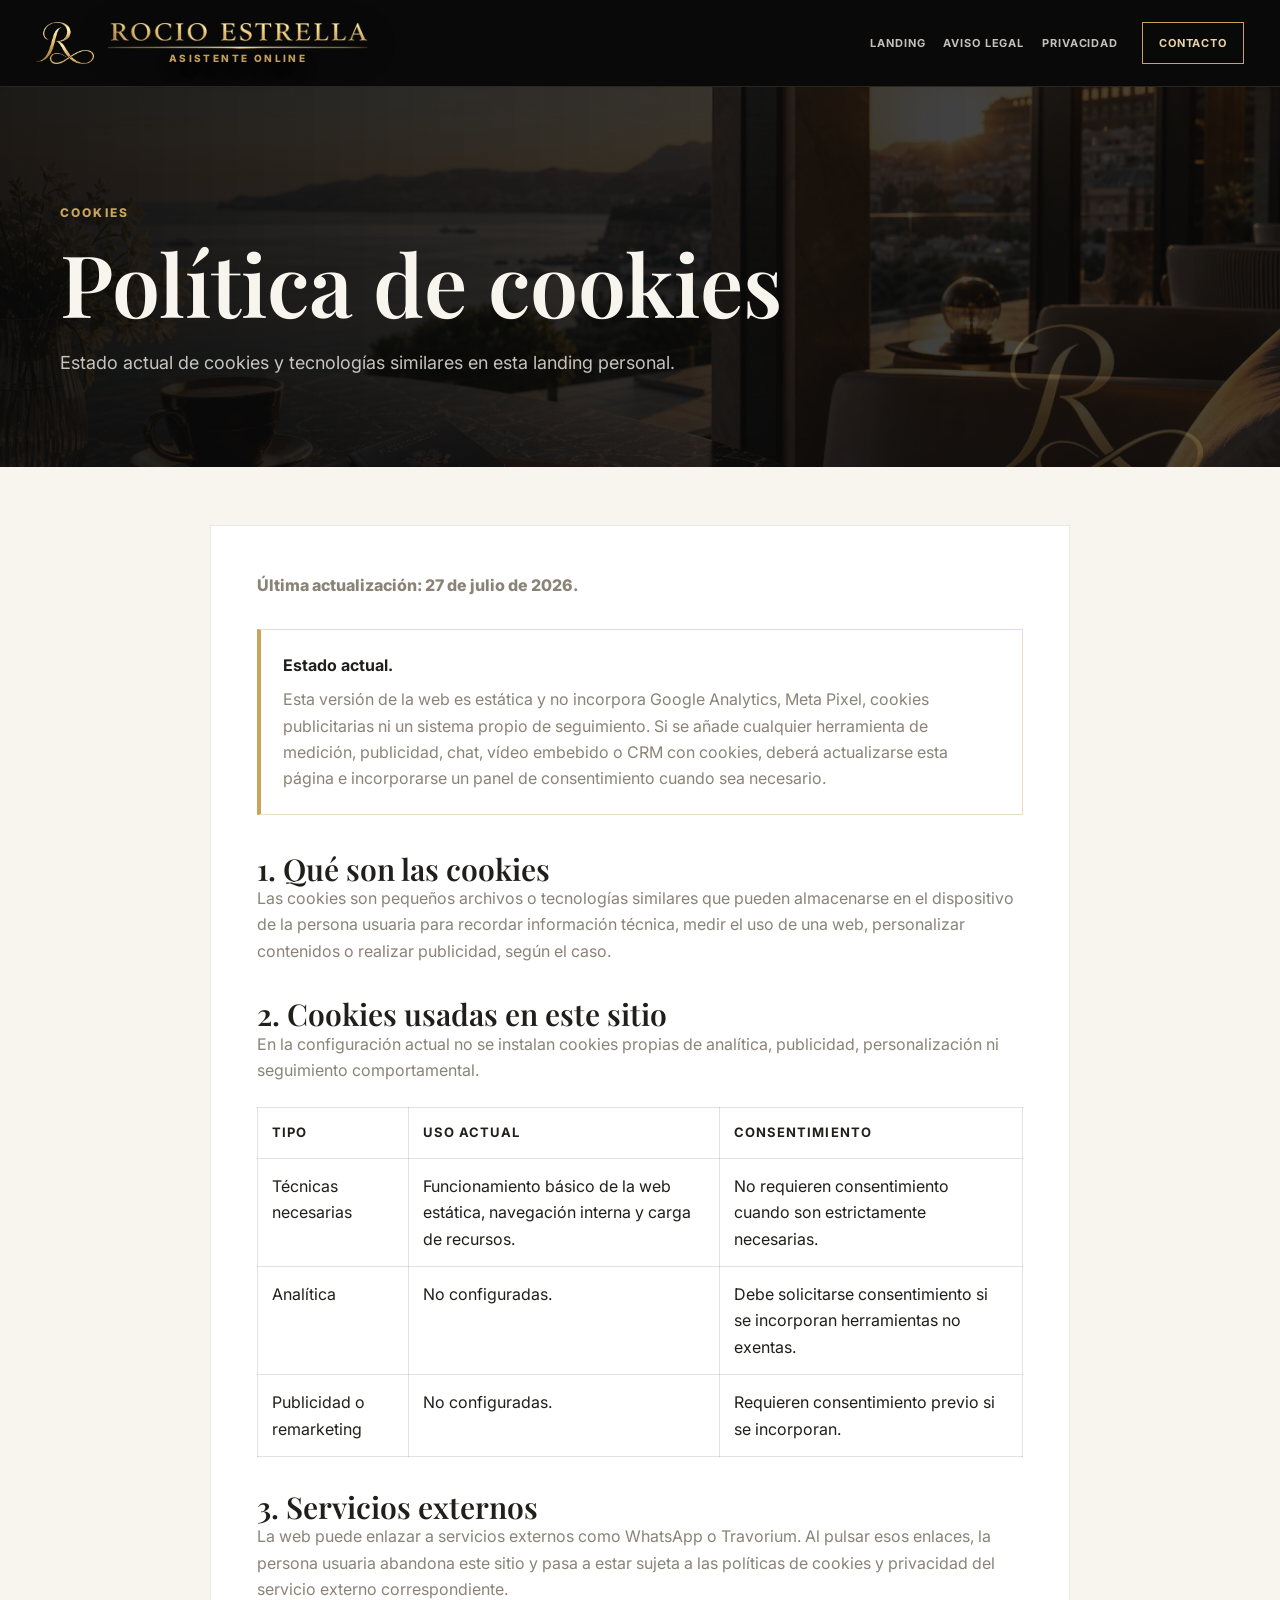
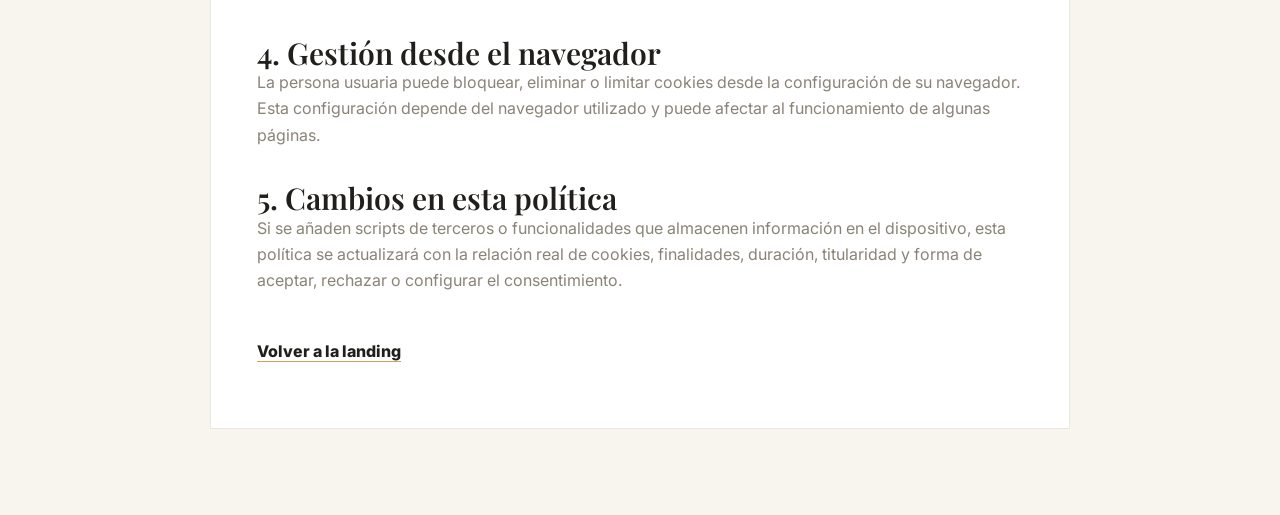
<file: cookies.html>
<!DOCTYPE html>
<html lang="es">
<head>
  <meta charset="UTF-8" />
  <meta name="viewport" content="width=device-width, initial-scale=1.0" />
  <title>Política de cookies | ROCÍO ESTRELLA</title>
  <meta name="description" content="Política de cookies de la landing personal de ROCÍO ESTRELLA sobre la membresía de viajes Travorium." />
  <link rel="icon" type="image/png" href="/assets/favicon.png" />
  <link rel="apple-touch-icon" href="/assets/favicon.png" />
  <link rel="preconnect" href="https://fonts.googleapis.com" />
  <link rel="preconnect" href="https://fonts.gstatic.com" crossorigin />
  <link href="https://fonts.googleapis.com/css2?family=Inter:wght@400;500;600;700;800&family=Playfair+Display:ital,wght@0,500;0,600;1,500&display=swap" rel="stylesheet" />
  <link rel="stylesheet" href="css/style.css" />
</head>
<body class="legal-page">
  <header class="site-header legal-header">
    <a class="brand" href="/" aria-label="ROCÍO ESTRELLA inicio">
      <span class="brand-mark"><img src="assets/logo-rocio-mark-transparent.png" alt="" /></span>
      <span class="brand-lockup">
        <img class="brand-wordmark" src="assets/logo-rocio-wordmark-transparent.png" alt="ROCÍO ESTRELLA" />
        <span class="brand-subtitle">Asistente online</span>
      </span>
    </a>
    <nav class="main-nav legal-nav">
      <a href="/">Landing</a>
      <a href="/aviso-legal">Aviso legal</a>
      <a href="/privacidad">Privacidad</a>
    </nav>
    <a class="nav-cta" href="/#contacto">Contacto</a>
  </header>

  <main>
    <section class="legal-hero">
      <div class="container">
        <p class="eyebrow">Cookies</p>
        <h1>Política de cookies</h1>
        <p>Estado actual de cookies y tecnologías similares en esta landing personal.</p>
      </div>
    </section>

    <section class="legal-section">
      <div class="legal-content">
        <p class="legal-updated">Última actualización: 27 de julio de 2026.</p>

    <div class="legal-notice">
      <strong>Estado actual.</strong>
      <p>Esta versión de la web es estática y no incorpora Google Analytics, Meta Pixel, cookies publicitarias ni un sistema propio de seguimiento. Si se añade cualquier herramienta de medición, publicidad, chat, vídeo embebido o CRM con cookies, deberá actualizarse esta página e incorporarse un panel de consentimiento cuando sea necesario.</p>
    </div>

    <h2>1. Qué son las cookies</h2>
    <p>Las cookies son pequeños archivos o tecnologías similares que pueden almacenarse en el dispositivo de la persona usuaria para recordar información técnica, medir el uso de una web, personalizar contenidos o realizar publicidad, según el caso.</p>

    <h2>2. Cookies usadas en este sitio</h2>
    <p>En la configuración actual no se instalan cookies propias de analítica, publicidad, personalización ni seguimiento comportamental.</p>
    <table class="legal-table">
      <thead>
        <tr>
          <th>Tipo</th>
          <th>Uso actual</th>
          <th>Consentimiento</th>
        </tr>
      </thead>
      <tbody>
        <tr>
          <td>Técnicas necesarias</td>
          <td>Funcionamiento básico de la web estática, navegación interna y carga de recursos.</td>
          <td>No requieren consentimiento cuando son estrictamente necesarias.</td>
        </tr>
        <tr>
          <td>Analítica</td>
          <td>No configuradas.</td>
          <td>Debe solicitarse consentimiento si se incorporan herramientas no exentas.</td>
        </tr>
        <tr>
          <td>Publicidad o remarketing</td>
          <td>No configuradas.</td>
          <td>Requieren consentimiento previo si se incorporan.</td>
        </tr>
      </tbody>
    </table>

    <h2>3. Servicios externos</h2>
    <p>La web puede enlazar a servicios externos como WhatsApp o Travorium. Al pulsar esos enlaces, la persona usuaria abandona este sitio y pasa a estar sujeta a las políticas de cookies y privacidad del servicio externo correspondiente.</p>

    <h2>4. Gestión desde el navegador</h2>
    <p>La persona usuaria puede bloquear, eliminar o limitar cookies desde la configuración de su navegador. Esta configuración depende del navegador utilizado y puede afectar al funcionamiento de algunas páginas.</p>

    <h2>5. Cambios en esta política</h2>
    <p>Si se añaden scripts de terceros o funcionalidades que almacenen información en el dispositivo, esta política se actualizará con la relación real de cookies, finalidades, duración, titularidad y forma de aceptar, rechazar o configurar el consentimiento.</p>

        <p class="legal-back"><a href="/">Volver a la landing</a></p>
      </div>
    </section>
  </main>
</body>
</html>
</file>
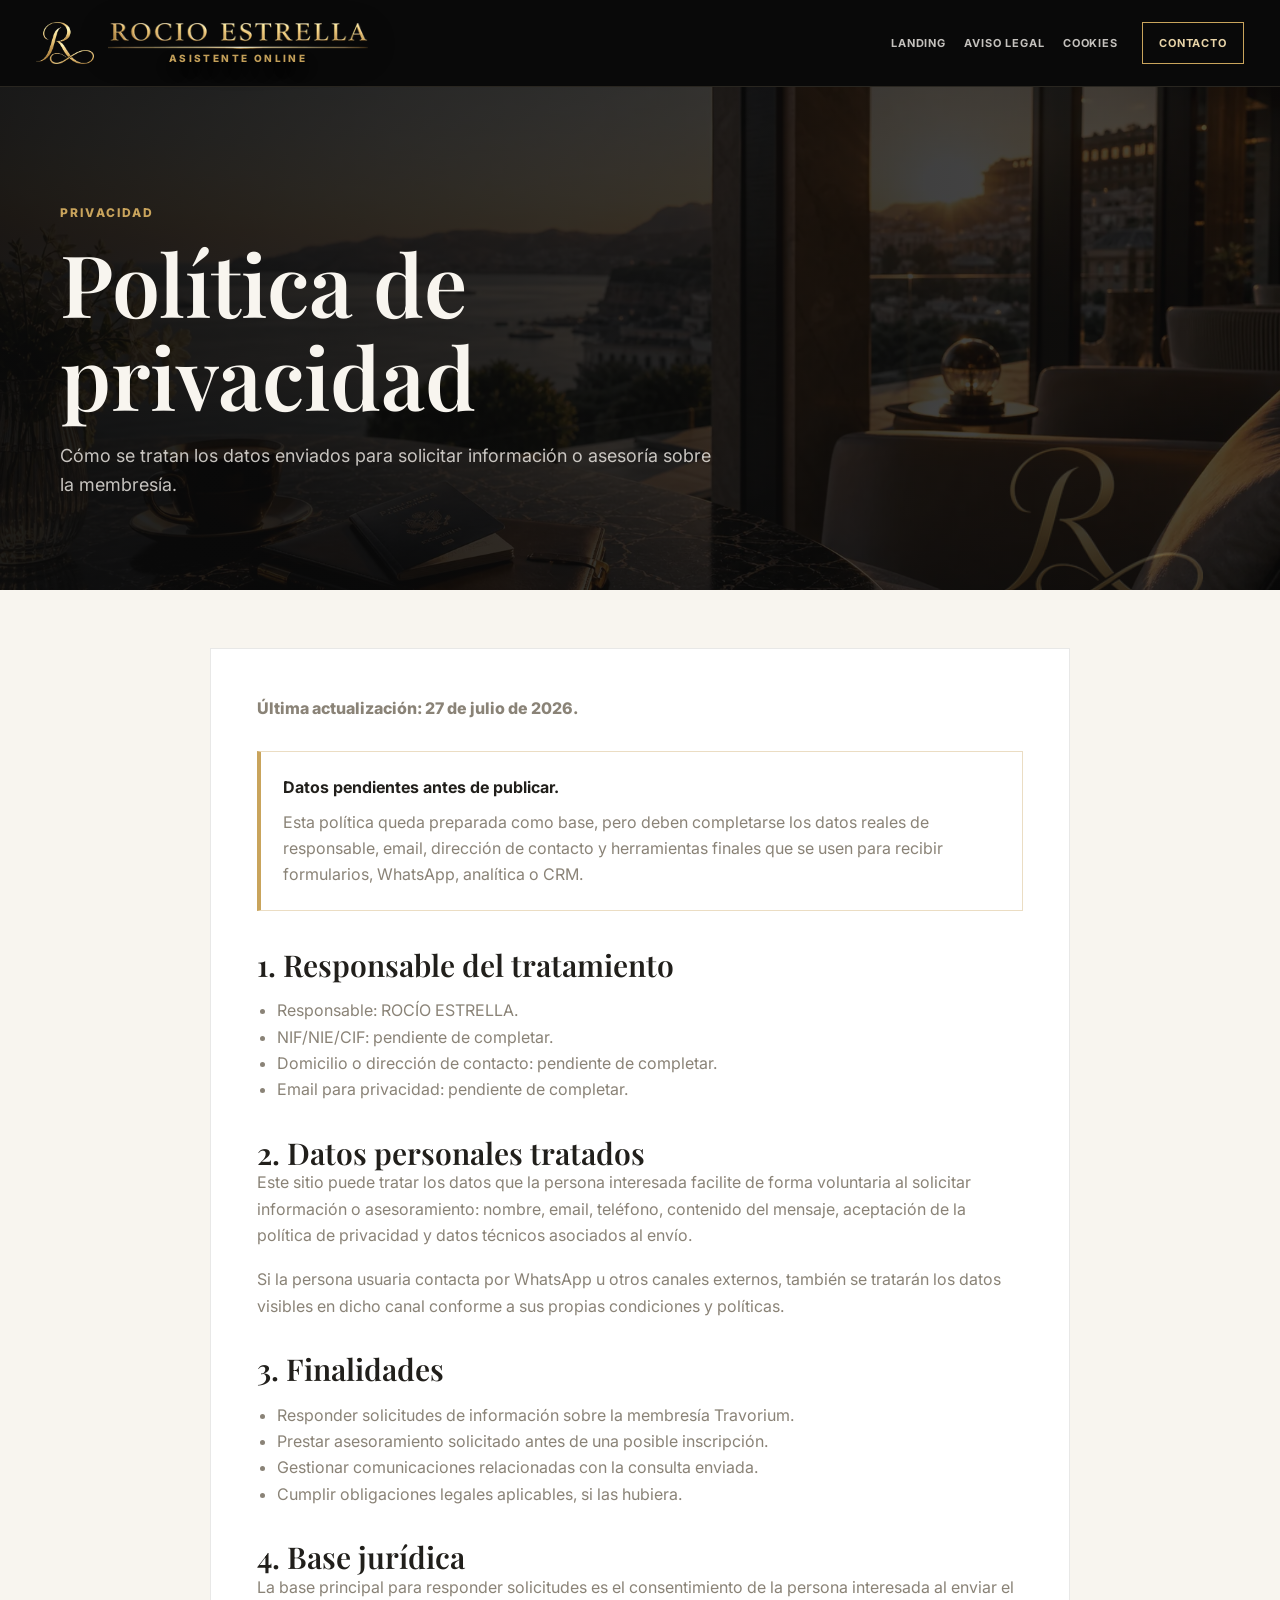
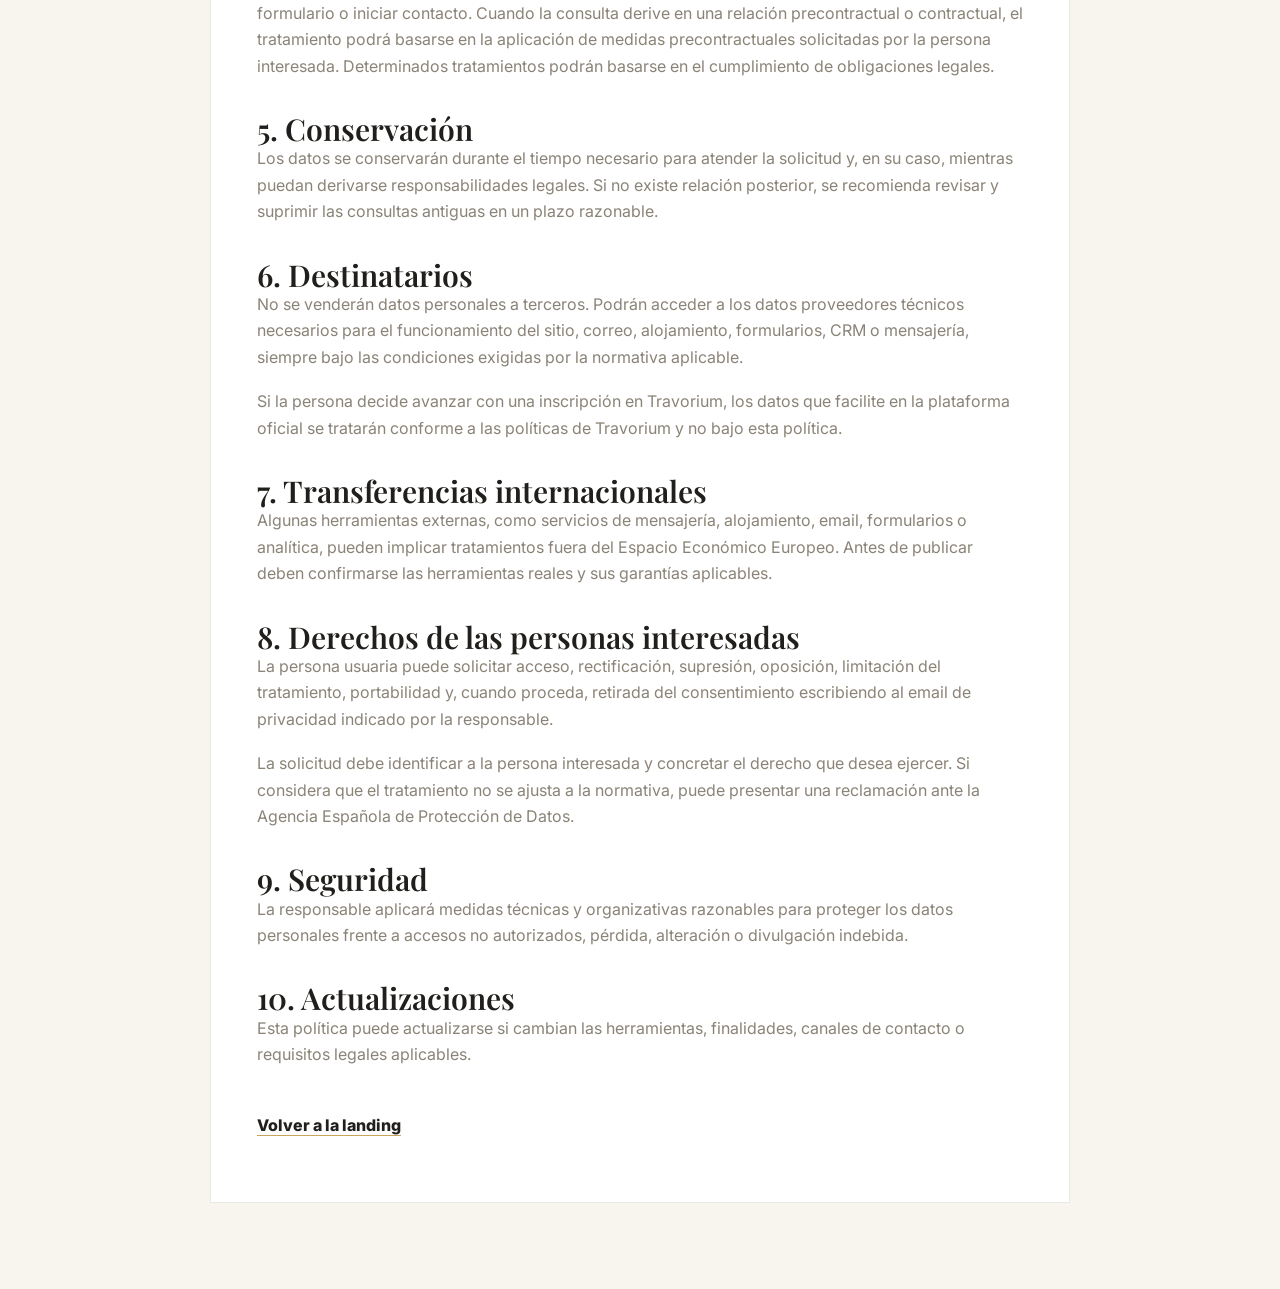
<file: privacidad.html>
<!DOCTYPE html>
<html lang="es">
<head>
  <meta charset="UTF-8" />
  <meta name="viewport" content="width=device-width, initial-scale=1.0" />
  <title>Política de privacidad | ROCÍO ESTRELLA</title>
  <meta name="description" content="Política de privacidad de la landing personal de ROCÍO ESTRELLA sobre la membresía de viajes Travorium." />
  <link rel="icon" type="image/png" href="/assets/favicon.png" />
  <link rel="apple-touch-icon" href="/assets/favicon.png" />
  <link rel="preconnect" href="https://fonts.googleapis.com" />
  <link rel="preconnect" href="https://fonts.gstatic.com" crossorigin />
  <link href="https://fonts.googleapis.com/css2?family=Inter:wght@400;500;600;700;800&family=Playfair+Display:ital,wght@0,500;0,600;1,500&display=swap" rel="stylesheet" />
  <link rel="stylesheet" href="css/style.css" />
</head>
<body class="legal-page">
  <header class="site-header legal-header">
    <a class="brand" href="/" aria-label="ROCÍO ESTRELLA inicio">
      <span class="brand-mark"><img src="assets/logo-rocio-mark-transparent.png" alt="" /></span>
      <span class="brand-lockup">
        <img class="brand-wordmark" src="assets/logo-rocio-wordmark-transparent.png" alt="ROCÍO ESTRELLA" />
        <span class="brand-subtitle">Asistente online</span>
      </span>
    </a>
    <nav class="main-nav legal-nav">
      <a href="/">Landing</a>
      <a href="/aviso-legal">Aviso legal</a>
      <a href="/cookies">Cookies</a>
    </nav>
    <a class="nav-cta" href="/#contacto">Contacto</a>
  </header>

  <main>
    <section class="legal-hero">
      <div class="container">
        <p class="eyebrow">Privacidad</p>
        <h1>Política de privacidad</h1>
        <p>Cómo se tratan los datos enviados para solicitar información o asesoría sobre la membresía.</p>
      </div>
    </section>

    <section class="legal-section">
      <div class="legal-content">
        <p class="legal-updated">Última actualización: 27 de julio de 2026.</p>

    <div class="legal-notice">
      <strong>Datos pendientes antes de publicar.</strong>
      <p>Esta política queda preparada como base, pero deben completarse los datos reales de responsable, email, dirección de contacto y herramientas finales que se usen para recibir formularios, WhatsApp, analítica o CRM.</p>
    </div>

    <h2>1. Responsable del tratamiento</h2>
    <ul>
      <li>Responsable: ROCÍO ESTRELLA.</li>
      <li>NIF/NIE/CIF: pendiente de completar.</li>
      <li>Domicilio o dirección de contacto: pendiente de completar.</li>
      <li>Email para privacidad: pendiente de completar.</li>
    </ul>

    <h2>2. Datos personales tratados</h2>
    <p>Este sitio puede tratar los datos que la persona interesada facilite de forma voluntaria al solicitar información o asesoramiento: nombre, email, teléfono, contenido del mensaje, aceptación de la política de privacidad y datos técnicos asociados al envío.</p>
    <p>Si la persona usuaria contacta por WhatsApp u otros canales externos, también se tratarán los datos visibles en dicho canal conforme a sus propias condiciones y políticas.</p>

    <h2>3. Finalidades</h2>
    <ul>
      <li>Responder solicitudes de información sobre la membresía Travorium.</li>
      <li>Prestar asesoramiento solicitado antes de una posible inscripción.</li>
      <li>Gestionar comunicaciones relacionadas con la consulta enviada.</li>
      <li>Cumplir obligaciones legales aplicables, si las hubiera.</li>
    </ul>

    <h2>4. Base jurídica</h2>
    <p>La base principal para responder solicitudes es el consentimiento de la persona interesada al enviar el formulario o iniciar contacto. Cuando la consulta derive en una relación precontractual o contractual, el tratamiento podrá basarse en la aplicación de medidas precontractuales solicitadas por la persona interesada. Determinados tratamientos podrán basarse en el cumplimiento de obligaciones legales.</p>

    <h2>5. Conservación</h2>
    <p>Los datos se conservarán durante el tiempo necesario para atender la solicitud y, en su caso, mientras puedan derivarse responsabilidades legales. Si no existe relación posterior, se recomienda revisar y suprimir las consultas antiguas en un plazo razonable.</p>

    <h2>6. Destinatarios</h2>
    <p>No se venderán datos personales a terceros. Podrán acceder a los datos proveedores técnicos necesarios para el funcionamiento del sitio, correo, alojamiento, formularios, CRM o mensajería, siempre bajo las condiciones exigidas por la normativa aplicable.</p>
    <p>Si la persona decide avanzar con una inscripción en Travorium, los datos que facilite en la plataforma oficial se tratarán conforme a las políticas de Travorium y no bajo esta política.</p>

    <h2>7. Transferencias internacionales</h2>
    <p>Algunas herramientas externas, como servicios de mensajería, alojamiento, email, formularios o analítica, pueden implicar tratamientos fuera del Espacio Económico Europeo. Antes de publicar deben confirmarse las herramientas reales y sus garantías aplicables.</p>

    <h2>8. Derechos de las personas interesadas</h2>
    <p>La persona usuaria puede solicitar acceso, rectificación, supresión, oposición, limitación del tratamiento, portabilidad y, cuando proceda, retirada del consentimiento escribiendo al email de privacidad indicado por la responsable.</p>
    <p>La solicitud debe identificar a la persona interesada y concretar el derecho que desea ejercer. Si considera que el tratamiento no se ajusta a la normativa, puede presentar una reclamación ante la Agencia Española de Protección de Datos.</p>

    <h2>9. Seguridad</h2>
    <p>La responsable aplicará medidas técnicas y organizativas razonables para proteger los datos personales frente a accesos no autorizados, pérdida, alteración o divulgación indebida.</p>

    <h2>10. Actualizaciones</h2>
    <p>Esta política puede actualizarse si cambian las herramientas, finalidades, canales de contacto o requisitos legales aplicables.</p>

        <p class="legal-back"><a href="/">Volver a la landing</a></p>
      </div>
    </section>
  </main>
</body>
</html>
</file>
<file: css/style.css>
:root {
  --color-black: #0A0A0A;
  --color-gold: #C9A45C;
  --color-gold-light: #E8D4A8;
  --color-cream: #F8F5EF;
  --color-text-muted: #8A8377;
  --color-ink: #211F1B;
  --color-line: rgba(201, 164, 92, 0.22);
  --font-serif: "Playfair Display", Georgia, serif;
  --font-sans: "Inter", Arial, sans-serif;
}

/* Base */
* { box-sizing: border-box; }
html {
  overflow-x: hidden;
  scroll-behavior: smooth;
}
body {
  margin: 0;
  padding-bottom: 112px;
  background: var(--color-black);
  color: var(--color-ink);
  font-family: var(--font-sans);
  line-height: 1.65;
  overflow-x: hidden;
}

img { max-width: 100%; display: block; }
a { color: inherit; }
.container { width: min(1160px, calc(100% - 40px)); margin: 0 auto; }

/* Navbar */
.site-header {
  position: fixed;
  inset: 0 0 auto;
  z-index: 20;
  display: flex;
  align-items: center;
  gap: 24px;
  padding: 18px 36px;
  color: var(--color-cream);
  background: linear-gradient(to bottom, rgba(10, 10, 10, 0.92), rgba(10, 10, 10, 0.45), transparent);
  transition: background 220ms ease, border-color 220ms ease;
}

.site-header.is-scrolled {
  background: rgba(10, 10, 10, 0.94);
  border-bottom: 1px solid rgba(232, 212, 168, 0.14);
  backdrop-filter: blur(16px);
}

.brand {
  display: inline-grid;
  grid-template-columns: 58px 260px;
  align-items: center;
  gap: 14px;
  text-decoration: none;
  min-width: max-content;
}

.brand-mark {
  width: 58px;
  height: 50px;
  display: grid;
  place-items: center;
  overflow: visible;
}

.brand-mark img {
  width: 100%;
  height: 100%;
  object-fit: contain;
}

.brand-wordmark {
  display: block;
  width: 260px;
  max-width: 36vw;
  height: auto;
  filter: drop-shadow(0 8px 18px rgba(0, 0, 0, 0.32));
}

.brand-lockup {
  display: grid;
  gap: 4px;
  justify-items: center;
}

.brand-subtitle {
  width: 100%;
  color: var(--color-gold);
  font-size: 10px;
  font-weight: 800;
  letter-spacing: 0.24em;
  line-height: 1;
  text-align: center;
  text-transform: uppercase;
  text-shadow: 0 8px 18px rgba(0, 0, 0, 0.32);
}

.main-nav {
  display: flex;
  align-items: center;
  justify-content: center;
  gap: 18px;
  flex: 1;
}

.main-nav a,
.nav-cta {
  color: rgba(248, 245, 239, 0.78);
  font-size: 11px;
  font-weight: 700;
  letter-spacing: 0.08em;
  text-decoration: none;
  text-transform: uppercase;
}

.main-nav a:hover { color: var(--color-gold-light); }
.nav-cta {
  padding: 11px 16px;
  border: 1px solid var(--color-gold);
  color: var(--color-gold-light);
}

.menu-toggle {
  display: none;
  width: 42px;
  height: 42px;
  border: 1px solid rgba(232, 212, 168, 0.3);
  background: transparent;
}

.menu-toggle span {
  display: block;
  width: 18px;
  height: 2px;
  margin: 4px auto;
  background: var(--color-gold-light);
}

/* Hero */
.hero {
  position: relative;
  min-height: 92vh;
  display: grid;
  align-items: end;
  color: var(--color-cream);
  padding: 150px 0 78px;
  overflow: hidden;
}

.hero-image,
.hero-overlay {
  position: absolute;
  inset: 0;
  width: 100%;
  height: 100%;
}

.hero-image {
  object-fit: cover;
}

.hero-overlay {
  background:
    linear-gradient(90deg, rgba(10, 10, 10, 0.86) 0%, rgba(10, 10, 10, 0.56) 46%, rgba(10, 10, 10, 0.28) 100%),
    linear-gradient(0deg, rgba(10, 10, 10, 0.82) 0%, transparent 45%);
}

.hero-content { position: relative; z-index: 1; max-width: 840px; margin-left: max(20px, calc((100vw - 1160px) / 2)); }
.eyebrow {
  margin: 0 0 14px;
  color: var(--color-gold);
  font-size: 12px;
  font-weight: 800;
  letter-spacing: 0.18em;
  text-transform: uppercase;
}

h1, h2, h3 { margin: 0; font-family: var(--font-serif); line-height: 1.08; letter-spacing: 0; }
h1 { max-width: 780px; font-size: clamp(46px, 7vw, 86px); font-weight: 600; }
.hero h1 { max-width: 720px; }
h2 { color: inherit; font-size: clamp(34px, 4.6vw, 58px); font-weight: 600; }
h3 { font-size: 24px; }
p { margin: 0 0 18px; }

.hero-copy {
  max-width: 660px;
  margin-top: 24px;
  color: rgba(248, 245, 239, 0.82);
  font-size: 18px;
}

.hero-actions,
.trust-row {
  display: flex;
  align-items: center;
  flex-wrap: wrap;
  gap: 14px;
}

.hero-actions { margin-top: 34px; }
.button {
  display: inline-flex;
  align-items: center;
  justify-content: center;
  min-width: 0;
  min-height: 48px;
  padding: 13px 22px;
  border: 1px solid transparent;
  font-size: 13px;
  font-weight: 800;
  letter-spacing: 0.08em;
  line-height: 1.2;
  text-decoration: none;
  text-align: center;
  text-transform: uppercase;
  cursor: pointer;
}

.button-primary { background: var(--color-gold); color: #111; }
.button-secondary { border-color: rgba(232, 212, 168, 0.55); color: var(--color-cream); background: rgba(10, 10, 10, 0.26); }
.button-outline-dark {
  border-color: rgba(33, 31, 27, 0.2);
  color: var(--color-black);
  background: #fff;
}
.button-subtle {
  min-height: auto;
  padding: 6px 2px;
  border: 0;
  color: rgba(248, 245, 239, 0.6);
  background: transparent;
  font-size: 10px;
  font-weight: 600;
  letter-spacing: 0.04em;
}

.button-subtle:hover {
  color: var(--color-cream);
  text-decoration: underline;
  text-underline-offset: 5px;
}

.button-secondary.light { margin-top: 16px; color: var(--color-gold-light); }
.button.full { width: 100%; }
.button:hover { transform: translateY(-1px); }

.membership-badge {
  width: fit-content;
  max-width: 100%;
  margin-top: 26px;
  padding: 14px 18px;
  border: 1px solid rgba(232, 212, 168, 0.28);
  background: rgba(7, 10, 13, 0.34);
  color: var(--color-cream);
}

.membership-badge span {
  display: block;
  color: var(--color-gold-light);
  font-size: 11px;
  font-weight: 800;
  letter-spacing: 0.14em;
  text-transform: uppercase;
}

.membership-badge p {
  margin: 6px 0 0;
  color: rgba(248, 245, 239, 0.72);
  font-size: 13px;
}

.trust-row {
  margin-top: 28px;
  color: rgba(248, 245, 239, 0.72);
  font-size: 12px;
  font-weight: 700;
  letter-spacing: 0.08em;
  text-transform: uppercase;
}

.trust-row span { padding-right: 14px; border-right: 1px solid rgba(232, 212, 168, 0.28); }
.trust-row span:last-child { border-right: 0; }

.hero-disclaimer {
  max-width: 560px;
  margin: 18px 0 0;
  color: rgba(248, 245, 239, 0.58);
  font-size: 12px;
}

/* Sections */
.section { padding: 104px 0; background: #fff; }
.section-cream { background: var(--color-cream); }
.dark-section, .final-cta, .transparency { background: var(--color-black); color: var(--color-cream); }
.testimonial-section { background: #15130F; color: var(--color-cream); }
.slim-section { background: #fff; }
.contact-grid,
.two-column,
.faq-layout {
  display: grid;
  grid-template-columns: 0.9fr 1.1fr;
  gap: 70px;
  align-items: center;
}

.section-heading {
  max-width: 760px;
  margin-bottom: 46px;
}

.section-heading.compact { max-width: 680px; }
.section-heading p:not(.eyebrow) { color: var(--color-text-muted); font-size: 17px; }

/* Advisor */
.advisor-section {
  background:
    linear-gradient(180deg, #fff 0%, var(--color-cream) 100%);
  padding: 86px 0;
}

.advisor-layout {
  display: grid;
  grid-template-columns: minmax(280px, 0.72fr) minmax(0, 1fr);
  gap: clamp(32px, 5vw, 66px);
  align-items: center;
}

.advisor-copy {
  max-width: 680px;
}

.advisor-copy h2 {
  max-width: 680px;
  color: #070D1A;
  font-family: var(--font-serif);
  font-size: clamp(34px, 4.2vw, 54px);
  font-weight: 600;
  line-height: 1.08;
}

.advisor-copy p:not(.eyebrow) {
  max-width: 650px;
  margin-top: 20px;
  margin-bottom: 0;
  color: #74777F;
  font-size: 17px;
  line-height: 1.72;
}

.advisor-copy strong {
  color: #666A72;
  font-weight: 800;
}

.advisor-actions {
  display: flex;
  flex-wrap: wrap;
  gap: 18px;
  margin-top: 30px;
}

.advisor-actions .button {
  min-height: 50px;
  padding-inline: 24px;
  border-radius: 0;
  font-size: 13px;
  letter-spacing: 0.08em;
  text-transform: uppercase;
}

.advisor-photo {
  position: relative;
  min-height: 460px;
  margin: 0;
  overflow: hidden;
  background: #111;
  box-shadow: 0 22px 54px rgba(33, 31, 27, 0.16);
}

.advisor-photo::after {
  content: "";
  position: absolute;
  inset: 0;
  background: linear-gradient(180deg, transparent 64%, rgba(10, 10, 10, 0.28));
  pointer-events: none;
}

.advisor-photo img {
  width: 100%;
  height: 100%;
  min-height: 460px;
  object-fit: cover;
  object-position: 52% 46%;
}

/* Benefits, plans and cards */
.benefit-grid,
.plans-grid,
.testimonial-grid,
.destination-grid,
.steps,
.transparency-grid {
  display: grid;
  gap: 18px;
}

.benefit-grid { grid-template-columns: repeat(3, 1fr); }
.benefit-grid article,
.steps article {
  padding: 28px;
  border: 1px solid rgba(33, 31, 27, 0.12);
  background: rgba(255, 255, 255, 0.56);
}

.benefit-grid span,
.steps span {
  display: inline-grid;
  place-items: center;
  width: 34px;
  height: 34px;
  margin-bottom: 22px;
  border: 1px solid var(--color-gold);
  color: var(--color-gold);
  font-weight: 800;
}

.benefit-grid p,
.steps p { color: var(--color-text-muted); margin-bottom: 0; }

.pricing-panel {
  position: relative;
}

.plans-grid {
  grid-template-columns: repeat(3, 1fr);
  align-items: stretch;
  gap: clamp(36px, 4.5vw, 72px);
}

.plan-card {
  position: relative;
  display: flex;
  min-height: 380px;
  flex-direction: column;
  padding: 14px 0 0;
  border: 0;
  border-top: 1px solid rgba(232, 212, 168, 0.28);
  background:
    linear-gradient(180deg, rgba(201, 164, 92, 0.055), transparent 42%);
  box-shadow: none;
  overflow: visible;
  transition: transform 220ms ease, border-color 220ms ease, box-shadow 220ms ease;
}

.pricing-note {
  max-width: 760px;
  margin: 28px auto 0;
  color: rgba(248, 245, 239, 0.58);
  font-size: 14px;
  text-align: center;
}

.plan-card::before {
  display: none;
}

.plan-card::after {
  content: "";
  position: absolute;
  inset: 12px auto 12px -18px;
  width: 1px;
  background: linear-gradient(180deg, rgba(232, 212, 168, 0.32), transparent);
  opacity: 0.4;
}

.plan-card:hover {
  transform: translateY(-3px);
  border-color: rgba(232, 212, 168, 0.56);
  box-shadow: none;
}

.plan-card.featured {
  z-index: 1;
  background:
    linear-gradient(180deg, rgba(201, 164, 92, 0.12), transparent 48%);
  border-color: rgba(201, 164, 92, 0.72);
  box-shadow: none;
}

.plan-card.platinum {
  background:
    linear-gradient(180deg, rgba(232, 212, 168, 0.1), transparent 48%);
  border-color: rgba(232, 212, 168, 0.62);
}

.plan-card.platinum::before {
  display: none;
}

.plan-card.platinum::after {
  background: linear-gradient(180deg, rgba(232, 212, 168, 0.5), transparent);
}

.plan-card.featured::before {
  display: none;
}

.plan-topline {
  display: flex;
  align-items: center;
  justify-content: space-between;
  gap: 12px;
  min-height: 28px;
}

.plan-name {
  margin: 0;
  color: var(--color-gold-light);
  font-weight: 800;
  letter-spacing: 0.14em;
  text-transform: uppercase;
}

.plan-topline > span {
  padding: 5px 9px;
  background: rgba(201, 164, 92, 0.16);
  color: var(--color-gold-light);
  font-size: 10px;
  font-weight: 900;
  letter-spacing: 0.12em;
  text-transform: uppercase;
}

.plan-card strong {
  display: block;
  margin-top: 24px;
  color: #fff;
  font-family: var(--font-serif);
  font-size: 42px;
  line-height: 1;
}

.plan-card > span { color: rgba(248, 245, 239, 0.58); }
.monthly { margin: 22px 0; color: var(--color-gold-light); font-weight: 800; }
.plan-card ul {
  display: grid;
  gap: 12px;
  padding: 0;
  margin: 0;
  color: rgba(248, 245, 239, 0.76);
  list-style: none;
}

.plan-card li {
  position: relative;
  padding-left: 24px;
}

.plan-card li::before {
  content: "";
  position: absolute;
  left: 0;
  top: 0.72em;
  width: 8px;
  height: 8px;
  border: 1px solid var(--color-gold);
  transform: rotate(45deg);
}

.plan-cta {
  display: inline-flex;
  align-items: center;
  justify-content: center;
  width: 100%;
  min-height: 46px;
  margin-top: auto;
  border: 1px solid rgba(232, 212, 168, 0.34);
  color: var(--color-gold-light);
  font-size: 12px;
  font-weight: 800;
  letter-spacing: 0.08em;
  text-decoration: none;
  text-transform: uppercase;
}

.featured .plan-cta {
  background: rgba(201, 164, 92, 0.92);
  border-color: var(--color-gold);
  color: #111;
}

.platinum .plan-cta {
  border-color: var(--color-gold-light);
  box-shadow: inset 0 0 0 1px rgba(232, 212, 168, 0.18);
}

.plan-cta:hover {
  background: rgba(201, 164, 92, 0.14);
}

.featured .plan-cta:hover {
  background: var(--color-gold-light);
}

.testimonial-grid { grid-template-columns: repeat(3, 1fr); }
blockquote {
  margin: 0;
  padding: 28px;
  border: 1px solid rgba(232, 212, 168, 0.18);
  background: rgba(248, 245, 239, 0.04);
}

blockquote p { font-family: var(--font-serif); font-size: 24px; line-height: 1.32; }
cite { color: var(--color-gold-light); font-size: 13px; font-style: normal; }
.microcopy { margin-top: 16px; color: var(--color-text-muted); font-size: 13px; }

/* Destinations */
.destinations-section { background: #fff; }
.destination-grid { grid-template-columns: repeat(3, 1fr); }
.destination-card {
  position: relative;
  min-height: 430px;
  overflow: hidden;
  background: #111;
  color: var(--color-cream);
}

.destination-card img {
  width: 100%;
  height: 100%;
  min-height: 430px;
  object-fit: cover;
  transition: transform 600ms ease;
}

.destination-card::after {
  content: "";
  position: absolute;
  inset: 0;
  background: linear-gradient(0deg, rgba(10, 10, 10, 0.82), rgba(10, 10, 10, 0.08) 58%);
}

.destination-card div {
  position: absolute;
  z-index: 1;
  left: 24px;
  right: 24px;
  bottom: 24px;
}

.destination-card span {
  color: var(--color-gold-light);
  font-size: 12px;
  font-weight: 800;
  letter-spacing: 0.12em;
  text-transform: uppercase;
}

.destination-card h3 {
  margin-top: 8px;
  color: #fff;
  font-size: 30px;
}

.destination-card:hover img { transform: scale(1.04); }

/* Process and transparency */
.steps { grid-template-columns: repeat(3, 1fr); }
.two-column { align-items: start; }

.association-card {
  margin: 38px 0 0;
  padding: 22px 0 0;
  border: 0;
  border-top: 1px solid rgba(232, 212, 168, 0.18);
  background:
    linear-gradient(135deg, rgba(248, 245, 239, 0.035), rgba(248, 245, 239, 0.01)),
    radial-gradient(circle at 82% 18%, rgba(201, 164, 92, 0.18), transparent 34%);
  color: var(--color-cream);
  box-shadow: none;
}

.price-association-card {
  margin-top: 26px;
}

.association-option,
.association-summary {
  display: grid;
  align-items: center;
  gap: 16px;
}

.association-option {
  grid-template-columns: 58px 1fr auto;
  padding: 0 0 18px;
  border-bottom: 1px solid rgba(232, 212, 168, 0.16);
}

.association-toggle {
  width: 58px;
  height: 46px;
  display: grid;
  place-items: center;
  border: 1px solid rgba(232, 212, 168, 0.55);
  background: linear-gradient(180deg, rgba(232, 212, 168, 0.2), rgba(201, 164, 92, 0.12));
  color: var(--color-gold-light);
  box-shadow: inset 0 0 0 1px rgba(10, 10, 10, 0.35), 0 10px 24px rgba(0, 0, 0, 0.18);
  cursor: pointer;
  transition: transform 180ms ease, background 180ms ease, border-color 180ms ease;
}

.association-toggle[aria-pressed="true"] {
  background: var(--color-gold);
  border-color: var(--color-gold-light);
  color: #111;
}

.association-toggle:hover {
  transform: translateY(-1px);
  border-color: var(--color-gold-light);
}

.toggle-symbol {
  font-size: 26px;
  font-weight: 800;
  line-height: 1;
}

.association-title-row {
  display: flex;
  align-items: center;
  gap: 12px;
  flex-wrap: wrap;
}

.association-card h3 {
  color: #fff;
  font-family: var(--font-sans);
  font-size: clamp(18px, 1.8vw, 24px);
  font-weight: 800;
  line-height: 1.2;
}

.association-title-row span {
  padding: 5px 10px;
  background: var(--color-gold);
  color: #111;
  font-size: 11px;
  font-weight: 900;
  letter-spacing: 0.1em;
  text-transform: uppercase;
}

.association-card p {
  margin: 6px 0 0;
  color: rgba(248, 245, 239, 0.68);
  font-size: 14px;
}

.association-card a:not(.button) {
  display: inline-block;
  margin-top: 8px;
  color: var(--color-gold-light);
  font-weight: 800;
  text-decoration: none;
  border-bottom: 1px solid var(--color-gold);
}

.association-price {
  text-align: right;
  white-space: nowrap;
}

.association-price .old-price {
  color: rgba(248, 245, 239, 0.48);
  font-weight: 800;
  text-decoration: line-through;
}

.association-price strong {
  display: inline-block;
  margin-left: 8px;
  color: #fff;
  font-family: var(--font-serif);
  font-size: clamp(30px, 3.2vw, 44px);
  line-height: 1;
}

.association-price small {
  color: rgba(248, 245, 239, 0.62);
  font-size: 15px;
  font-weight: 700;
}

.association-summary {
  grid-template-columns: 1fr auto auto auto;
  padding-top: 16px;
  gap: 22px;
}

.association-summary span {
  display: block;
  color: rgba(248, 245, 239, 0.58);
  font-size: 12px;
  font-weight: 800;
  letter-spacing: 0.12em;
  text-transform: uppercase;
}

.association-summary strong {
  color: #fff;
  display: block;
  font-size: clamp(20px, 2vw, 28px);
  line-height: 1.2;
}

.association-pill {
  padding: 10px 14px;
  background: rgba(248, 245, 239, 0.08);
  border: 1px solid rgba(232, 212, 168, 0.18);
  color: var(--color-gold-light);
  font-size: 14px;
  font-weight: 800;
  white-space: nowrap;
}

.association-card:not(.is-selected) .association-pill {
  color: rgba(248, 245, 239, 0.48);
  text-decoration: line-through;
}

.association-note {
  margin: 16px 0 0;
  color: rgba(248, 245, 239, 0.55);
  font-size: 13px;
  text-align: center;
}

.sticky-price-bar {
  position: fixed;
  right: 0;
  bottom: 0;
  left: 0;
  z-index: 30;
  padding: 12px 28px;
  border-top: 1px solid rgba(232, 212, 168, 0.24);
  background: rgba(10, 10, 10, 0.94);
  color: var(--color-cream);
  backdrop-filter: blur(18px);
  box-shadow: 0 -22px 60px rgba(0, 0, 0, 0.32);
  opacity: 0;
  pointer-events: none;
  transform: translateY(100%);
  transition: opacity 220ms ease, transform 220ms ease;
}

.sticky-price-bar.is-visible {
  opacity: 1;
  pointer-events: auto;
  transform: translateY(0);
}

.sticky-price-inner {
  width: min(1200px, 100%);
  margin: 0 auto;
  display: grid;
  grid-template-columns: 1.25fr auto auto auto;
  gap: 24px;
  align-items: center;
}

.sticky-plan span,
.sticky-total span {
  display: block;
  color: rgba(248, 245, 239, 0.55);
  font-size: 11px;
  font-weight: 900;
  letter-spacing: 0.14em;
  text-transform: uppercase;
}

.sticky-plan strong,
.sticky-total strong {
  display: block;
  margin-top: 4px;
  color: #fff;
  font-size: clamp(20px, 2.2vw, 30px);
  line-height: 1.05;
}

.sticky-association-toggle {
  min-height: 50px;
  display: inline-flex;
  align-items: center;
  justify-content: center;
  gap: 10px;
  padding: 0 18px;
  border: 1px solid rgba(232, 212, 168, 0.42);
  background: rgba(248, 245, 239, 0.05);
  color: var(--color-gold-light);
  font: inherit;
  font-weight: 900;
  cursor: pointer;
}

.sticky-association-toggle span {
  display: inline-grid;
  place-items: center;
  width: 22px;
  height: 22px;
  background: rgba(201, 164, 92, 0.18);
  color: var(--color-gold-light);
  font-size: 20px;
  line-height: 1;
}

.sticky-association-toggle[aria-pressed="true"] {
  border-color: var(--color-gold);
  background: rgba(201, 164, 92, 0.16);
}

.sticky-association-toggle[aria-pressed="true"] span {
  background: var(--color-gold);
  color: #111;
}

.sticky-cta {
  min-width: 230px;
}

.disclaimer {
  padding: 18px;
  border-left: 3px solid var(--color-gold);
  background: var(--color-cream);
  font-weight: 700;
}

.transparency-grid { grid-template-columns: repeat(3, 1fr); }
.transparency-grid article {
  padding: 24px;
  border: 1px solid rgba(232, 212, 168, 0.17);
  background: rgba(248, 245, 239, 0.04);
}

.transparency-grid h3 { color: var(--color-gold-light); font-size: 23px; }
.transparency-grid p { color: rgba(248, 245, 239, 0.72); margin-bottom: 0; }
.transparency-grid a { color: var(--color-gold-light); font-weight: 800; }

/* FAQ */
.faq-layout { align-items: start; }
.faq-list { display: grid; gap: 12px; }
details {
  border: 1px solid rgba(33, 31, 27, 0.13);
  background: rgba(255, 255, 255, 0.68);
}

summary {
  padding: 18px 20px;
  cursor: pointer;
  font-weight: 800;
}

details p { padding: 0 20px 18px; color: var(--color-text-muted); }

/* Final CTA */
.final-cta .contact-grid { align-items: start; }
.final-cta p { color: rgba(248, 245, 239, 0.72); }
.contact-form {
  display: grid;
  gap: 14px;
  padding: 28px;
  border: 1px solid rgba(232, 212, 168, 0.2);
  background: rgba(248, 245, 239, 0.04);
}

label { display: grid; gap: 7px; color: var(--color-gold-light); font-size: 13px; font-weight: 800; text-transform: uppercase; letter-spacing: 0.08em; }
input, textarea {
  width: 100%;
  border: 1px solid rgba(232, 212, 168, 0.24);
  background: rgba(255, 255, 255, 0.06);
  color: #fff;
  font: inherit;
  padding: 13px 14px;
}

textarea { resize: vertical; }
.check {
  grid-template-columns: 18px 1fr;
  align-items: start;
  color: rgba(248, 245, 239, 0.78);
  font-size: 12px;
  line-height: 1.45;
  text-transform: none;
  letter-spacing: 0;
}

.check input { width: 18px; margin-top: 2px; }
.check a, .direct-link { color: var(--color-gold-light); font-weight: 800; }
.direct-link {
  display: block;
  text-align: center;
  text-transform: uppercase;
  letter-spacing: 0.08em;
  font-size: 13px;
}
.disabled-link {
  color: rgba(248, 245, 239, 0.48);
  cursor: not-allowed;
}

.form-note,
.form-status {
  padding: 14px 16px;
  border-left: 3px solid var(--color-gold);
  background: rgba(248, 245, 239, 0.08);
  font-size: 14px;
}

.form-status:empty {
  display: none;
}

/* Footer */
.site-footer {
  padding: 58px 0 24px;
  background: #050505;
  color: rgba(248, 245, 239, 0.72);
}

.footer-grid {
  display: grid;
  grid-template-columns: 1.5fr 0.7fr 0.8fr;
  gap: 42px;
}

.footer-brand {
  display: inline-grid;
  margin-bottom: 18px;
}
.site-footer h3 {
  color: var(--color-gold-light);
  font-family: var(--font-sans);
  font-size: 13px;
  letter-spacing: 0.1em;
  text-transform: uppercase;
}

.site-footer a:not(.brand) {
  display: block;
  margin: 9px 0;
  text-decoration: none;
}

.footer-muted {
  display: block;
  margin: 9px 0;
  color: rgba(248, 245, 239, 0.52);
}

.site-footer a,
.footer-muted {
  overflow-wrap: anywhere;
}

.site-footer a:hover { color: var(--color-gold-light); }
.copyright {
  width: min(1160px, calc(100% - 40px));
  margin: 34px auto 0;
  padding-top: 22px;
  border-top: 1px solid rgba(232, 212, 168, 0.13);
  font-size: 13px;
}

/* Legal pages */
.legal-page {
  padding-bottom: 0;
  background: var(--color-black);
  color: var(--color-ink);
}

.legal-header {
  position: sticky;
  background: rgba(10, 10, 10, 0.94);
  border-bottom: 1px solid rgba(232, 212, 168, 0.14);
  backdrop-filter: blur(16px);
}

.legal-nav {
  justify-content: flex-end;
}

.legal-hero {
  position: relative;
  padding: 116px 0 72px;
  overflow: hidden;
  background:
    linear-gradient(90deg, rgba(10, 10, 10, 0.92), rgba(10, 10, 10, 0.72)),
    url("../assets/hero-travel.webp") center/cover;
  color: var(--color-cream);
}

.legal-hero::after {
  content: "";
  position: absolute;
  right: 6vw;
  bottom: -46px;
  width: min(220px, 42vw);
  aspect-ratio: 1;
  background: url("../assets/logo-rocio-mark-transparent.png") center/contain no-repeat;
  opacity: 0.18;
}

.legal-hero .container {
  position: relative;
  z-index: 1;
}

.legal-hero h1 {
  color: var(--color-cream);
}

.legal-hero p:not(.eyebrow) {
  max-width: 660px;
  margin-top: 18px;
  color: rgba(248, 245, 239, 0.78);
  font-size: 18px;
}

.legal-section {
  padding: 58px 0 86px;
  background: var(--color-cream);
}

.legal-content {
  width: min(860px, calc(100% - 40px));
  margin: 0 auto;
  padding: 46px;
  border: 1px solid rgba(33, 31, 27, 0.1);
  background: #fff;
}

.legal-content h1 { color: var(--color-ink); font-size: clamp(40px, 6vw, 70px); }
.legal-content h2 { margin-top: 34px; font-size: 30px; }
.legal-content p, .legal-content li { color: var(--color-text-muted); }
.legal-content a {
  color: var(--color-ink);
  font-weight: 800;
  text-decoration-color: var(--color-gold);
  text-underline-offset: 4px;
}

.legal-updated {
  font-weight: 800;
}

.legal-notice {
  margin: 30px 0 38px;
  padding: 22px;
  border: 1px solid rgba(201, 164, 92, 0.36);
  border-left: 4px solid var(--color-gold);
  background: #fff;
}

.legal-notice strong {
  display: block;
  margin-bottom: 8px;
  color: var(--color-ink);
}

.legal-notice p {
  margin-bottom: 0;
}

.legal-content ul {
  padding-left: 20px;
}

.legal-table {
  width: 100%;
  margin: 24px 0;
  border-collapse: collapse;
  background: #fff;
}

.legal-table th,
.legal-table td {
  padding: 14px;
  border: 1px solid rgba(33, 31, 27, 0.13);
  text-align: left;
  vertical-align: top;
}

.legal-table th {
  color: var(--color-ink);
  font-size: 13px;
  text-transform: uppercase;
  letter-spacing: 0.08em;
}

.legal-back {
  margin-top: 44px;
}

/* Responsive */
@media (max-width: 1060px) {
  .site-header { padding: 14px 20px; }
  .menu-toggle { display: block; margin-left: auto; }
  .main-nav {
    position: fixed;
    top: 72px;
    left: 20px;
    right: 20px;
    display: none;
    padding: 18px;
    background: rgba(10, 10, 10, 0.96);
    border: 1px solid rgba(232, 212, 168, 0.16);
    flex-direction: column;
    align-items: stretch;
  }
  .main-nav.is-open { display: flex; }
  .nav-cta { display: none; }
  .plans-grid { grid-template-columns: repeat(2, 1fr); }
  .sticky-price-inner {
    grid-template-columns: 1fr 1fr;
    gap: 12px;
  }
  .sticky-cta { min-width: 0; }
}

@media (max-width: 860px) {
  .hero { min-height: 88vh; padding-bottom: 48px; }
  .hero-content { margin-left: auto; }
  .hero h1 { max-width: 680px; }
  .membership-badge { margin-top: 22px; }
  .section { padding: 72px 0; }
  .contact-grid,
  .two-column,
  .faq-layout,
  .advisor-layout,
  .footer-grid { grid-template-columns: 1fr; gap: 34px; }
  .advisor-section { padding: 72px 0; }
  .advisor-copy h2 { font-size: clamp(34px, 8vw, 48px); }
  .advisor-copy p:not(.eyebrow) { font-size: 16px; }
  .advisor-photo,
  .advisor-photo img { min-height: 430px; }
  .benefit-grid,
  .plans-grid,
  .testimonial-grid,
  .destination-grid,
  .steps,
  .transparency-grid { grid-template-columns: 1fr; }
  .association-option,
  .association-summary { grid-template-columns: 1fr; }
  .plan-card { min-height: auto; }
  .association-price { text-align: left; }
  .association-toggle { width: 100%; }
  .association-summary .button { width: 100%; }
  body { padding-bottom: 112px; }
  .sticky-price-bar { padding: 12px 14px; }
  .sticky-price-inner { grid-template-columns: minmax(0, 1fr) auto; }
  .sticky-plan,
  .sticky-association-toggle { display: none; }
  .sticky-plan strong,
  .sticky-total strong { font-size: 22px; }
  .sticky-cta {
    width: auto;
    min-width: 180px;
  }
  .legal-header .nav-cta { display: inline-flex; }
}

@media (max-width: 560px) {
  .container { width: min(100% - 28px, 1160px); }
  .site-header {
    gap: 10px;
    padding: 12px 14px;
  }
  .brand {
    grid-template-columns: 38px minmax(0, 150px);
    gap: 8px;
  }
  .brand-mark { width: 38px; height: 34px; }
  .brand-wordmark { width: 150px; max-width: 48vw; }
  .brand-subtitle { font-size: 7px; letter-spacing: 0.18em; }
  .menu-toggle {
    width: 40px;
    height: 40px;
  }
  .main-nav {
    top: 66px;
    left: 14px;
    right: 14px;
  }
  .hero {
    min-height: 82vh;
    padding-top: 118px;
  }
  .hero h1 { font-size: 38px; }
  .hero-copy { font-size: 16px; }
  .hero-actions { align-items: stretch; flex-direction: column; }
  .advisor-actions { align-items: stretch; flex-direction: column; }
  .button { width: 100%; padding-inline: 14px; }
  .advisor-actions .button { padding-inline: 18px; }
  .section-heading { margin-bottom: 34px; }
  h2 { font-size: 32px; }
  h3 { font-size: 22px; }
  .advisor-photo,
  .advisor-photo img { min-height: 390px; }
  .advisor-photo img { object-position: 51% 50%; }
  .benefit-grid article,
  .steps article,
  blockquote,
  .transparency-grid article { padding: 22px; }
  blockquote p { font-size: 22px; }
  .destination-card,
  .destination-card img { min-height: 360px; }
  .destination-card h3 { font-size: 26px; }
  .button-subtle { align-self: flex-start; width: auto; padding-inline: 2px; }
  .membership-badge { width: 100%; padding: 13px 15px; }
  .trust-row { gap: 10px 12px; font-size: 11px; }
  .trust-row { align-items: flex-start; flex-direction: column; }
  .trust-row span { border-right: 0; padding-right: 0; }
  .hero-disclaimer { font-size: 11px; }
  .contact-form { padding: 20px; }
  body { padding-bottom: 132px; }
  .sticky-price-bar { padding: 10px 12px; }
  .sticky-price-inner {
    grid-template-columns: 1fr;
    gap: 8px;
  }
  .sticky-total {
    display: flex;
    align-items: baseline;
    justify-content: space-between;
    gap: 12px;
  }
  .sticky-total span { font-size: 10px; }
  .sticky-total strong { font-size: 20px; }
  .sticky-cta {
    width: 100%;
    min-height: 44px;
  }
  .legal-header {
    position: relative;
    align-items: flex-start;
    flex-wrap: wrap;
  }
  .legal-nav {
    display: flex;
    position: static;
    width: 100%;
    flex-direction: row;
    flex-wrap: wrap;
    gap: 12px;
    padding: 0;
    border: 0;
    background: transparent;
  }
  .legal-header .brand {
    grid-template-columns: 38px minmax(0, 150px);
  }
  .legal-header .nav-cta {
    width: auto;
    margin-left: auto;
    padding: 9px 12px;
    font-size: 10px;
  }
  .legal-content {
    width: min(100% - 28px, 860px);
    padding: 24px;
  }
  .legal-hero {
    padding: 72px 0 48px;
  }
  .legal-hero h1 {
    font-size: 42px;
  }
  .legal-table {
    display: block;
    overflow-x: auto;
  }
}

@media (max-width: 380px) {
  .brand {
    grid-template-columns: 34px minmax(0, 132px);
  }
  .brand-mark { width: 34px; height: 30px; }
  .brand-wordmark { width: 132px; }
  .brand-subtitle {
    font-size: 6px;
    letter-spacing: 0.16em;
  }
  .hero h1 { font-size: 34px; }
  h2 { font-size: 29px; }
  .button {
    font-size: 12px;
    letter-spacing: 0.06em;
  }
  .advisor-photo,
  .advisor-photo img { min-height: 340px; }
}
</file>
